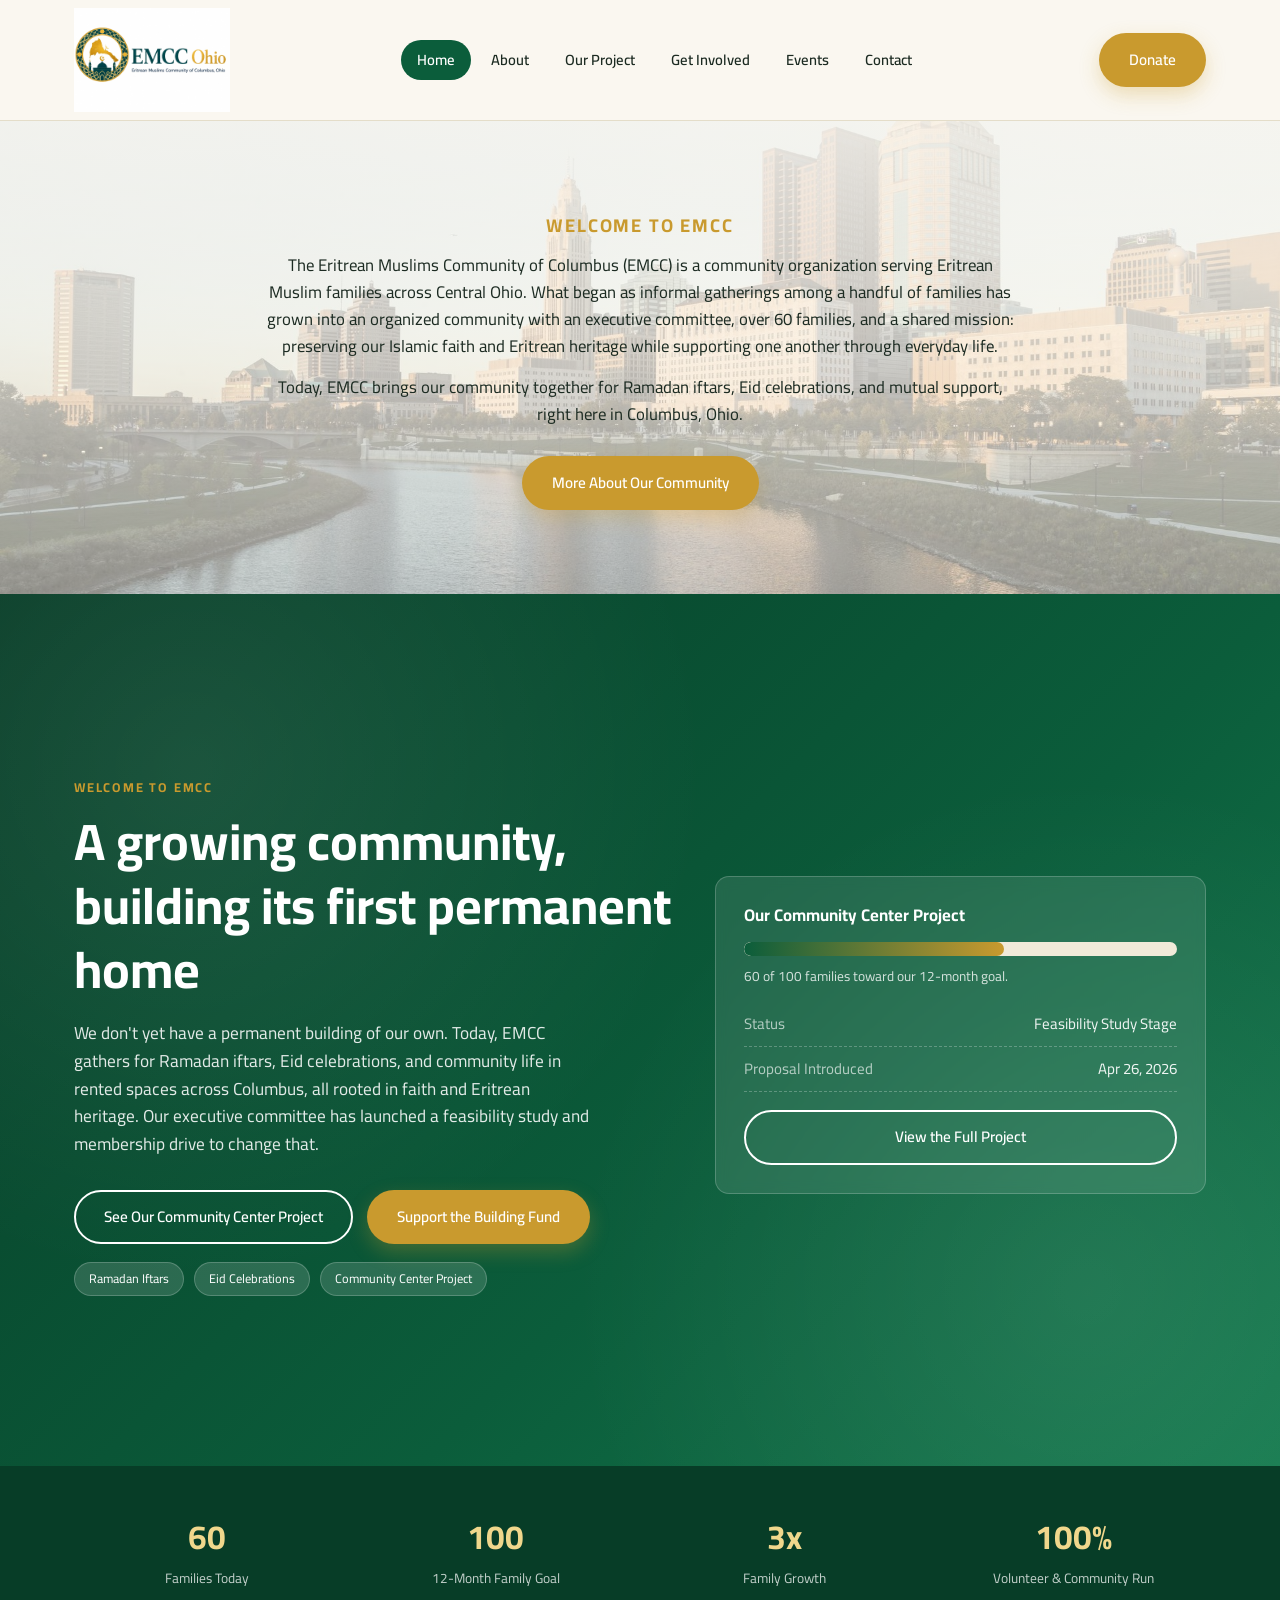
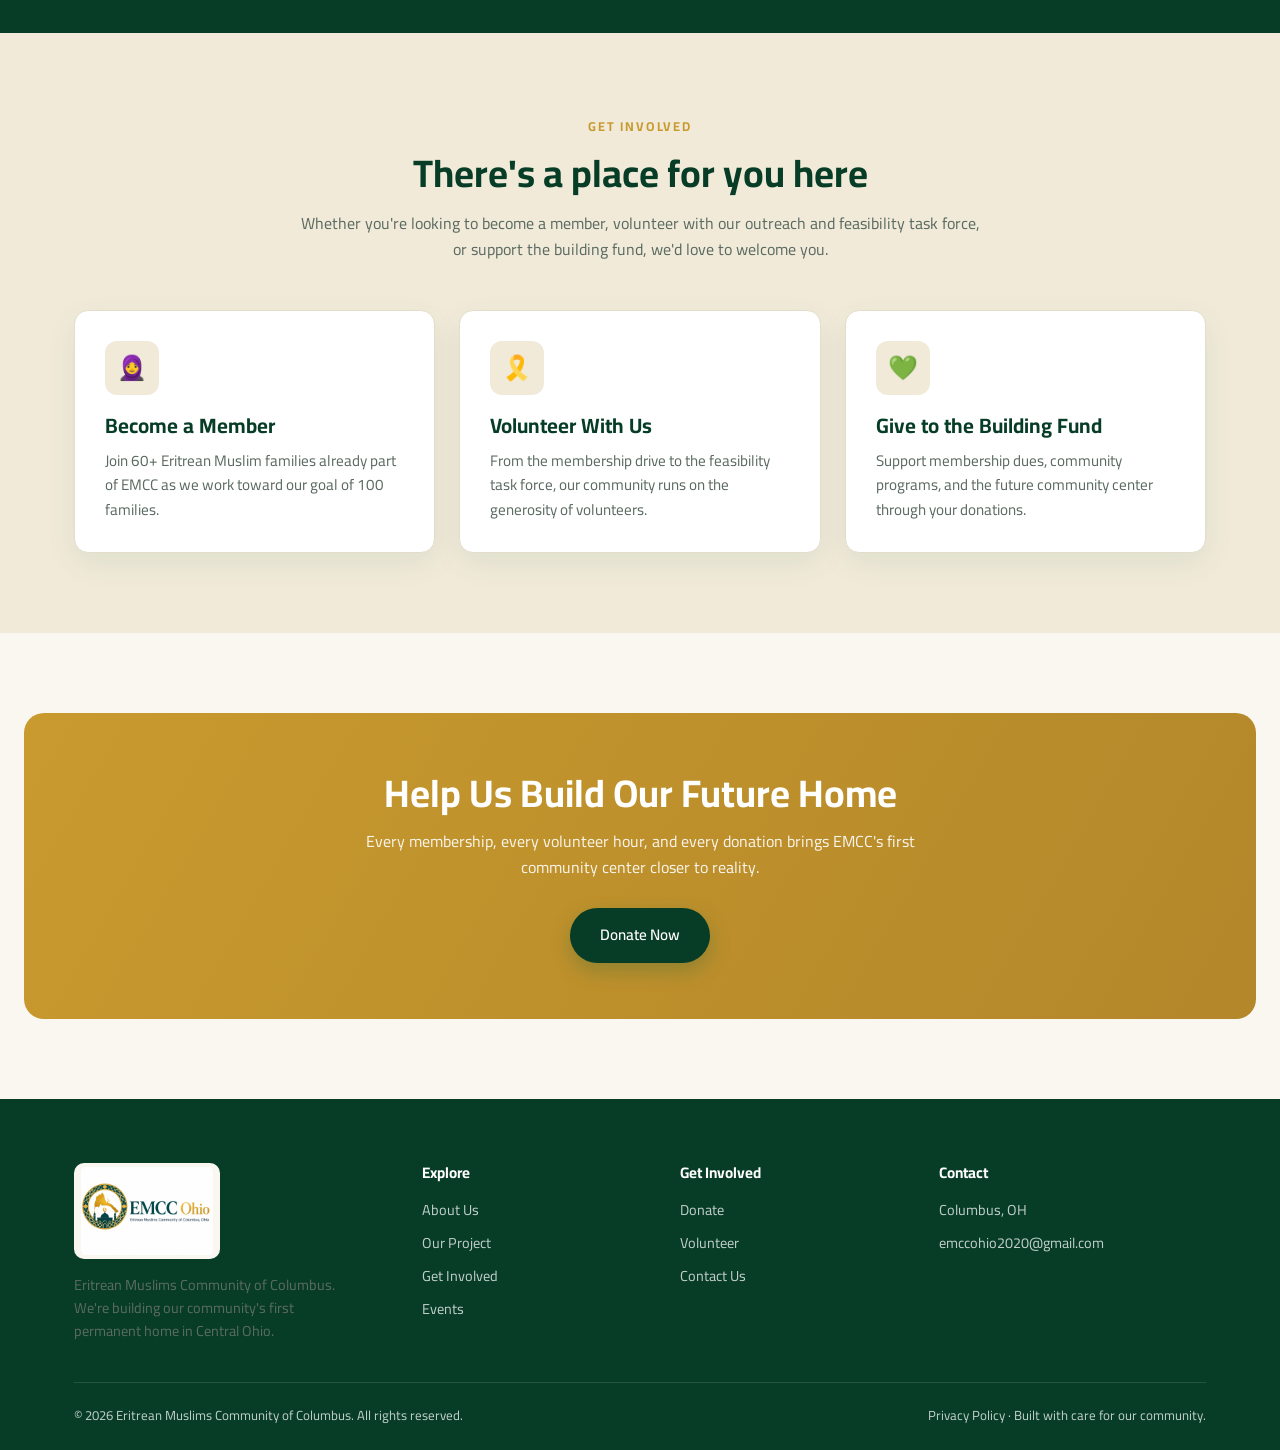
<file: index.html>
<!DOCTYPE html>
<html lang="en">
<head>
<meta charset="UTF-8">
<meta name="viewport" content="width=device-width, initial-scale=1.0">
<title>EMCC | Eritrean Muslims Community of Columbus, Ohio</title>
<meta name="description" content="Eritrean Muslims Community of Columbus (EMCC) is building our community's first permanent community center in Columbus, Ohio.">
<link rel="preconnect" href="https://fonts.googleapis.com">
<link href="https://fonts.googleapis.com/css2?family=Cairo:wght@400;600;700;800&family=Poppins:wght@400;500;600;700&display=swap" rel="stylesheet">
<link rel="icon" type="image/png" href="assets/img/emcc-favicon.png">
<link rel="stylesheet" href="assets/css/style.css">
</head>
<body>

<header class="site-header">
  <div class="header-inner container">
    <a href="index.html" class="brand">
      <img src="assets/img/emcc-logo-full.png" alt="EMCC: Eritrean Muslims Community of Columbus" class="brand-mark-full">
    </a>
    <nav class="nav-links">
      <a href="index.html">Home</a>
      <a href="about.html">About</a>
      <a href="project.html">Our Project</a>
      <a href="services.html">Get Involved</a>
      <a href="events.html">Events</a>
      <a href="contact.html">Contact</a>
    </nav>
    <div class="header-cta">
      <a href="donate.html" class="btn btn-accent">Donate</a>
      <button class="nav-toggle" aria-label="Toggle menu"><span></span><span></span><span></span></button>
    </div>
  </div>
</header>

<section class="intro-hero">
  <div class="intro-hero-inner">
    <span class="eyebrow">Welcome to EMCC</span>
    <p>The Eritrean Muslims Community of Columbus (EMCC) is a community organization serving Eritrean Muslim families across Central Ohio. What began as informal gatherings among a handful of families has grown into an organized community with an executive committee, over 60 families, and a shared mission: preserving our Islamic faith and Eritrean heritage while supporting one another through everyday life.</p>
    <p>Today, EMCC brings our community together for Ramadan iftars, Eid celebrations, and mutual support, right here in Columbus, Ohio.</p>
    <div class="btn-row" style="justify-content:center; margin-top:28px;">
      <a href="about.html" class="btn btn-accent">More About Our Community</a>
    </div>
  </div>
</section>

<section class="hero">
  <div class="hero-inner">
    <div>
      <span class="eyebrow">Welcome to EMCC</span>
      <h1>A growing community, building its first permanent home</h1>
      <p class="lead">We don't yet have a permanent building of our own. Today, EMCC gathers for Ramadan iftars, Eid celebrations, and community life in rented spaces across Columbus, all rooted in faith and Eritrean heritage. Our executive committee has launched a feasibility study and membership drive to change that.</p>
      <div class="btn-row">
        <a href="project.html" class="btn btn-outline">See Our Community Center Project</a>
        <a href="donate.html" class="btn btn-accent">Support the Building Fund</a>
      </div>
      <div class="badge-list">
        <span class="badge">Ramadan Iftars</span>
        <span class="badge">Eid Celebrations</span>
        <span class="badge">Community Center Project</span>
      </div>
    </div>
    <div class="hero-card">
      <h3>Our Community Center Project</h3>
      <div class="progress-track"><div class="progress-fill" style="width:60%;"></div></div>
      <p class="progress-caption" style="color:rgba(255,255,255,0.8); margin-bottom:14px;">60 of 100 families toward our 12-month goal.</p>
      <div class="hero-info-row"><span>Status</span><span>Feasibility Study Stage</span></div>
      <div class="hero-info-row"><span>Proposal Introduced</span><span>Apr 26, 2026</span></div>
      <a href="project.html" class="btn btn-outline" style="width:100%; justify-content:center; margin-top:18px;">View the Full Project</a>
    </div>
  </div>
</section>

<section class="stats">
  <div class="container grid grid-4">
    <div><div class="num">60</div><div class="label">Families Today</div></div>
    <div><div class="num">100</div><div class="label">12-Month Family Goal</div></div>
    <div><div class="num">3x</div><div class="label">Family Growth</div></div>
    <div><div class="num">100%</div><div class="label">Volunteer &amp; Community Run</div></div>
  </div>
</section>

<section class="alt-bg-cream">
  <div class="container">
    <div class="section-head">
      <span class="eyebrow">Get Involved</span>
      <h2>There's a place for you here</h2>
      <p>Whether you're looking to become a member, volunteer with our outreach and feasibility task force, or support the building fund, we'd love to welcome you.</p>
    </div>
    <div class="grid grid-3">
      <div class="card">
        <div class="icon">🧕</div>
        <h3>Become a Member</h3>
        <p>Join 60+ Eritrean Muslim families already part of EMCC as we work toward our goal of 100 families.</p>
      </div>
      <div class="card">
        <div class="icon">🎗️</div>
        <h3>Volunteer With Us</h3>
        <p>From the membership drive to the feasibility task force, our community runs on the generosity of volunteers.</p>
      </div>
      <div class="card">
        <div class="icon">💚</div>
        <h3>Give to the Building Fund</h3>
        <p>Support membership dues, community programs, and the future community center through your donations.</p>
      </div>
    </div>
  </div>
</section>

<section>
  <div class="cta-banner">
    <h2>Help Us Build Our Future Home</h2>
    <p>Every membership, every volunteer hour, and every donation brings EMCC's first community center closer to reality.</p>
    <a href="donate.html" class="btn btn-primary" style="background:var(--primary-dark);">Donate Now</a>
  </div>
</section>

<footer class="site-footer">
  <div class="container">
    <div class="footer-grid">
      <div>
        <div class="footer-brand"><img src="assets/img/emcc-logo.png" alt="EMCC logo: map of Eritrea with crescent and star" class="brand-mark"></div>
        <p style="font-size:0.9rem; max-width:280px;">Eritrean Muslims Community of Columbus. We're building our community's first permanent home in Central Ohio.</p>
      </div>
      <div>
        <h4>Explore</h4>
        <ul>
          <li><a href="about.html">About Us</a></li>
          <li><a href="project.html">Our Project</a></li>
          <li><a href="services.html">Get Involved</a></li>
          <li><a href="events.html">Events</a></li>
        </ul>
      </div>
      <div>
        <h4>Get Involved</h4>
        <ul>
          <li><a href="donate.html">Donate</a></li>
          <li><a href="services.html#volunteer">Volunteer</a></li>
          <li><a href="contact.html">Contact Us</a></li>
        </ul>
      </div>
      <div>
        <h4>Contact</h4>
        <ul>
          <li>Columbus, OH</li>
          <li>emccohio2020@gmail.com</li>
        </ul>
      </div>
    </div>
    <div class="footer-bottom">
      <span>© <span class="js-year"></span> Eritrean Muslims Community of Columbus. All rights reserved.</span>
      <span><a href="privacy.html">Privacy Policy</a> · Built with care for our community.</span>
    </div>
  </div>
</footer>

<script src="assets/js/main.js"></script>
</body>
</html>
</file>
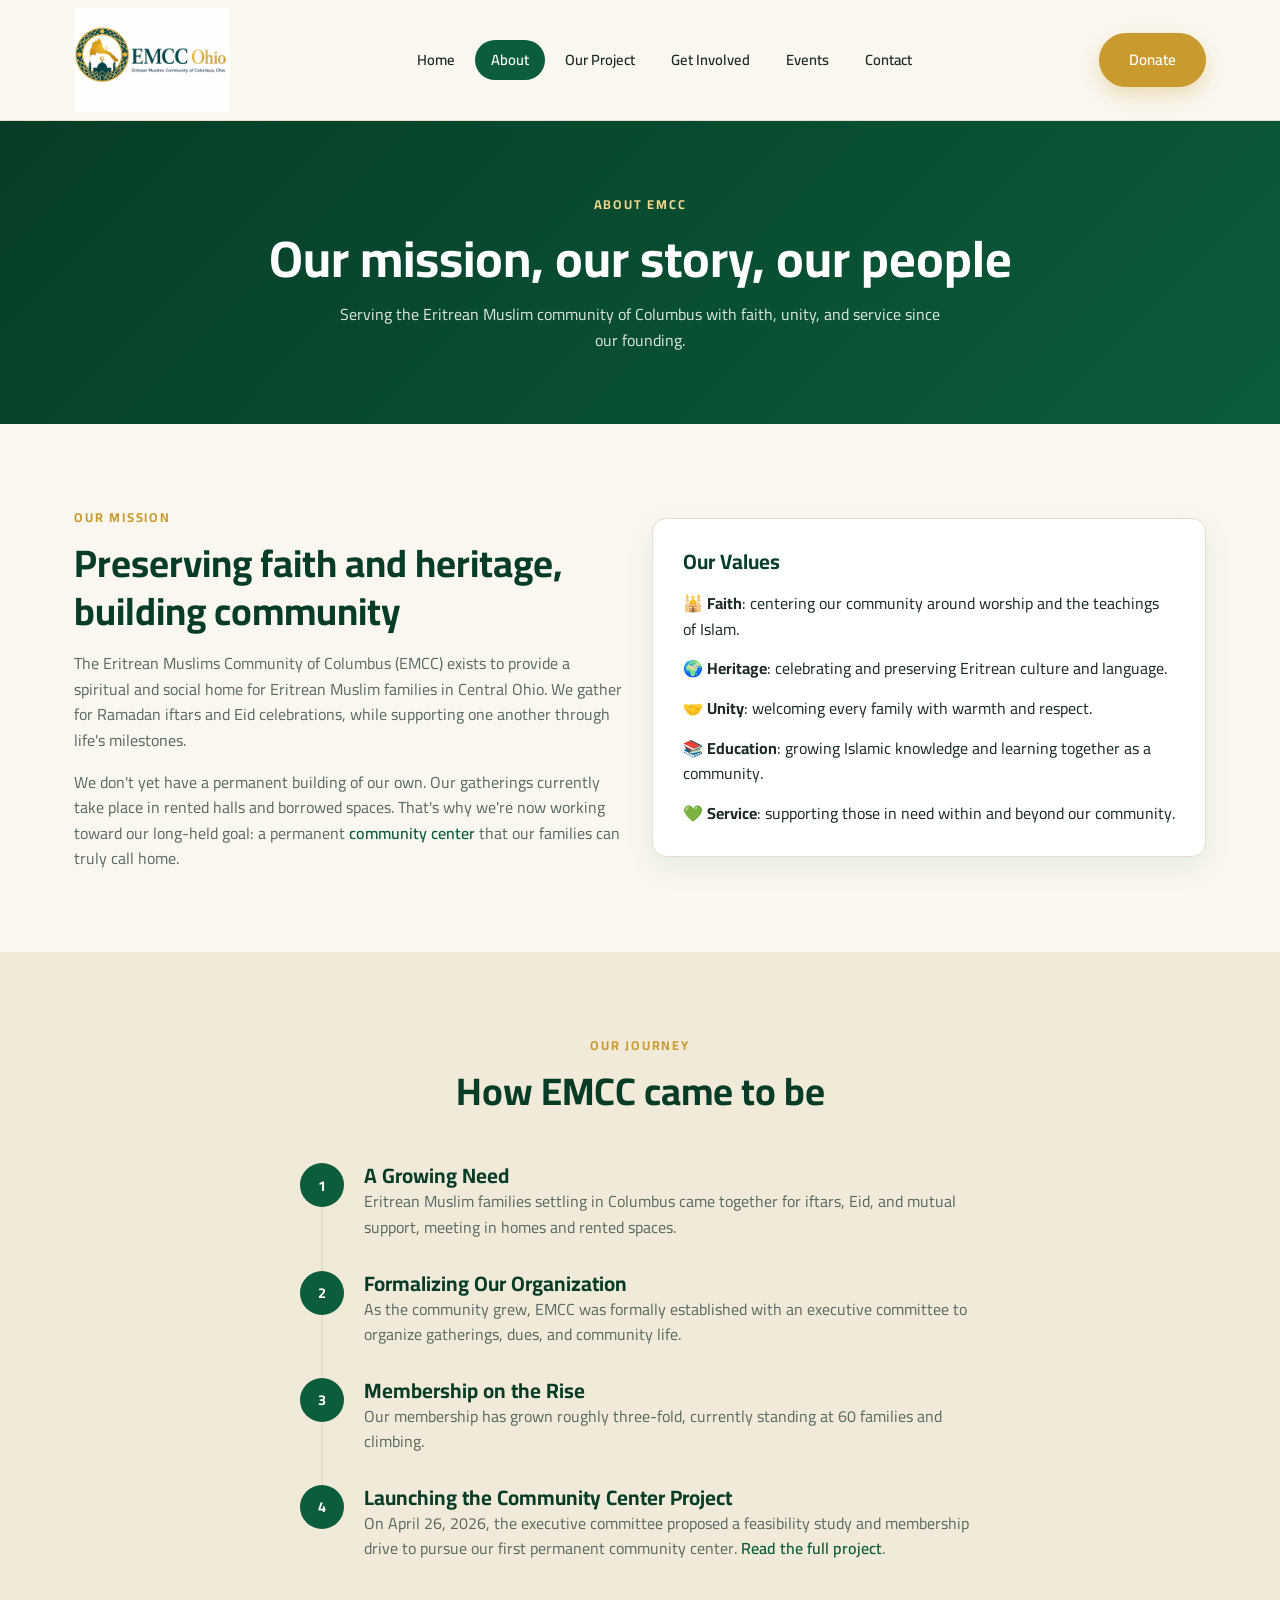
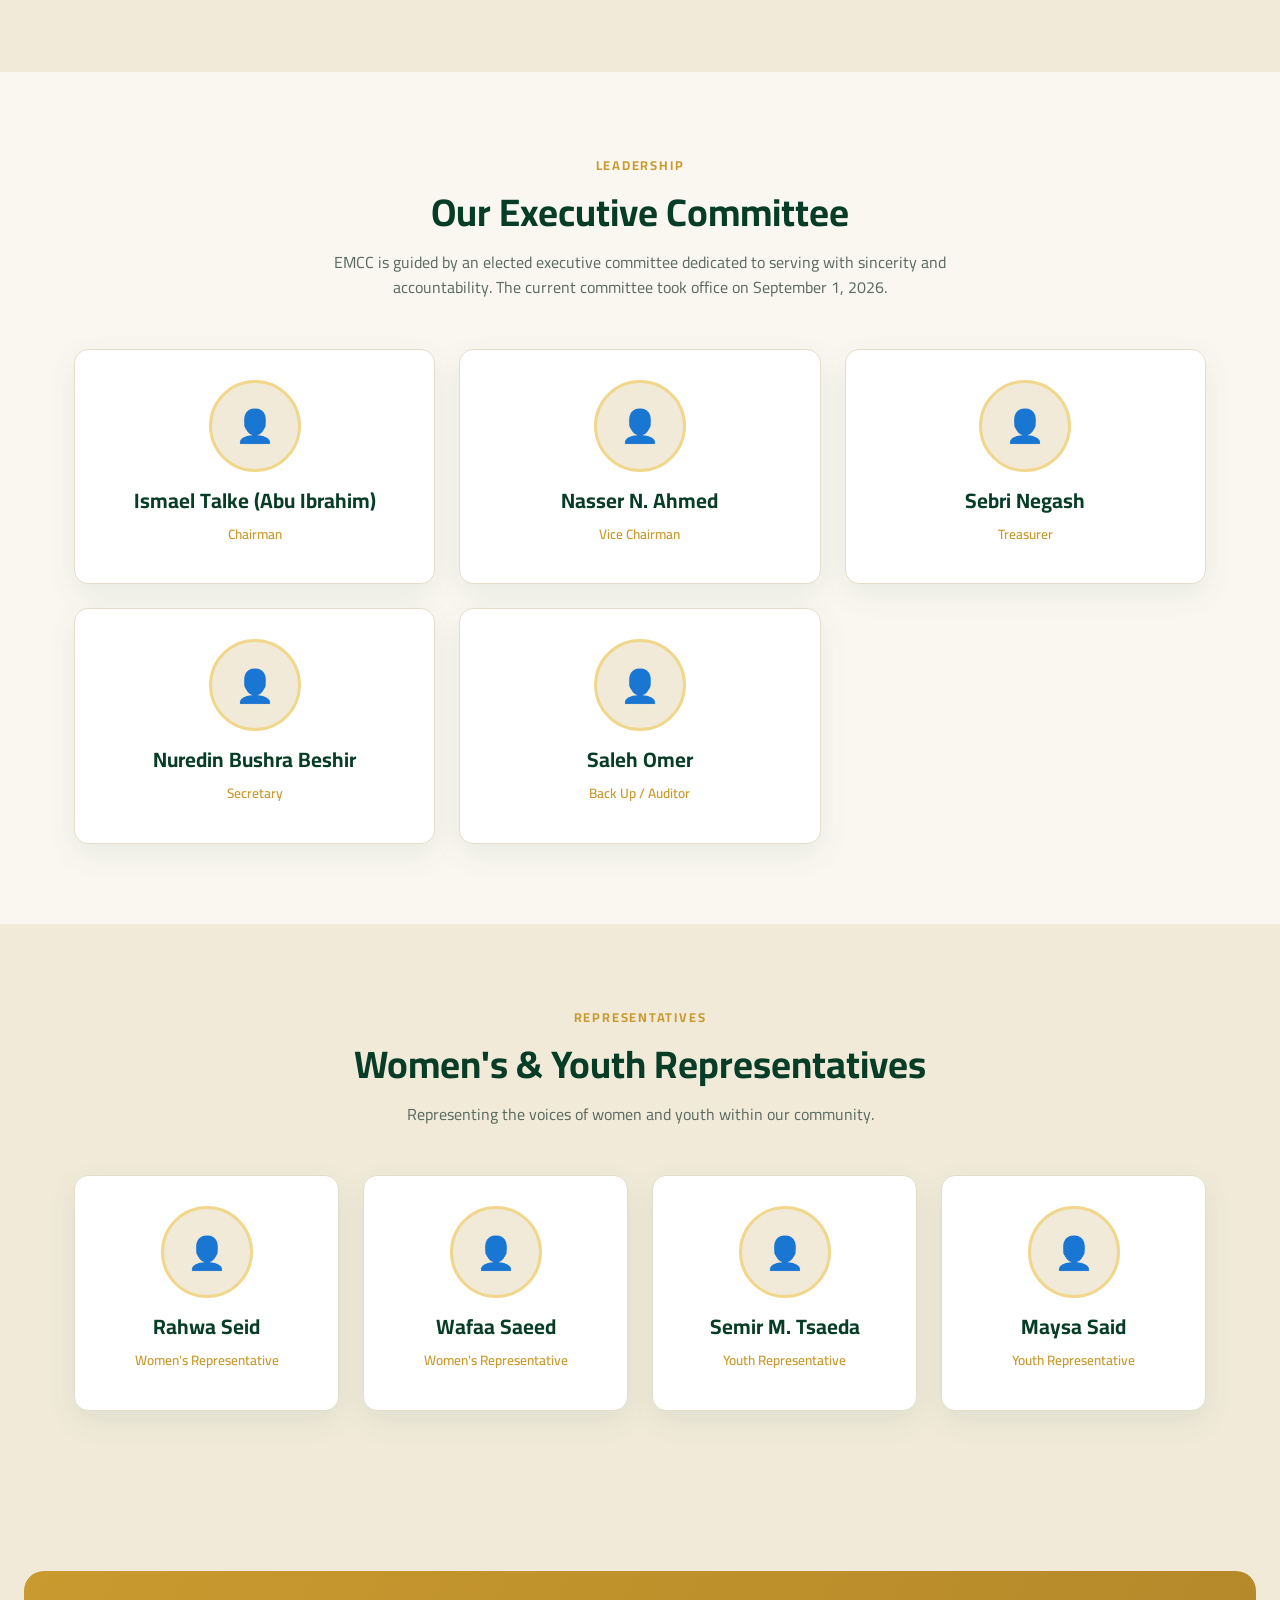
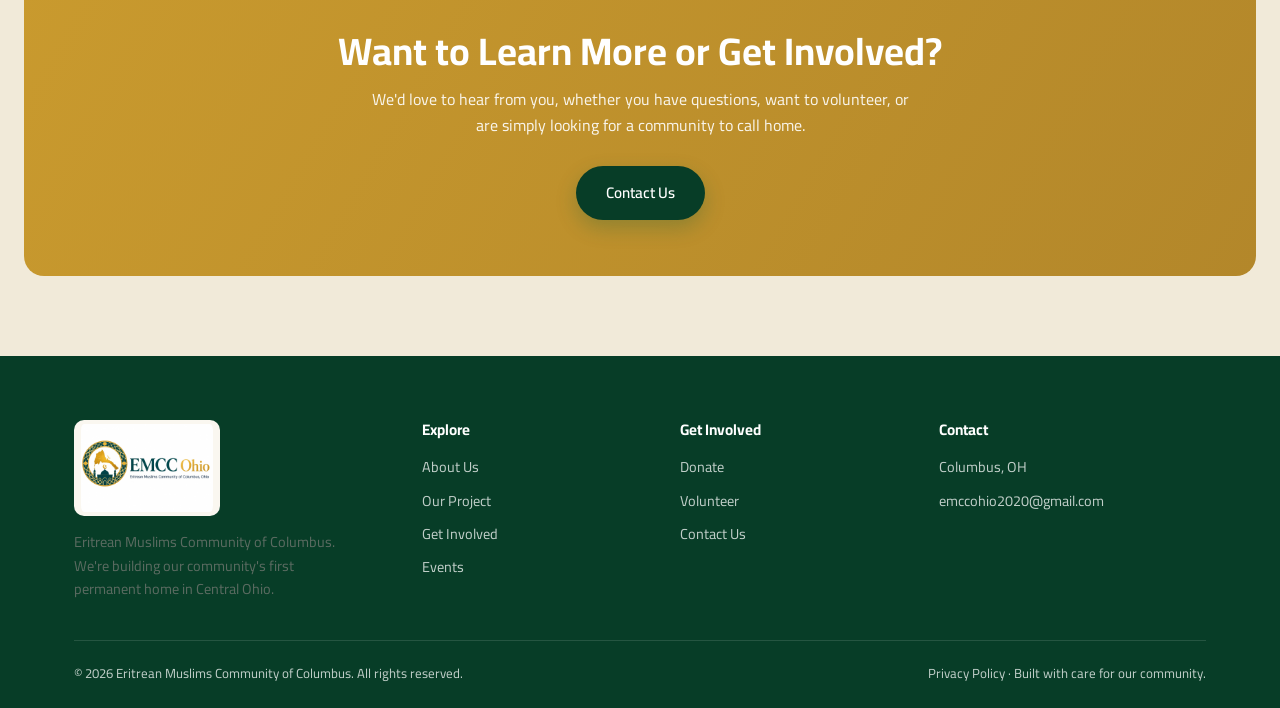
<file: about.html>
<!DOCTYPE html>
<html lang="en">
<head>
<meta charset="UTF-8">
<meta name="viewport" content="width=device-width, initial-scale=1.0">
<title>About Us | EMCC</title>
<meta name="description" content="Learn about the mission, history, and leadership of the Eritrean Muslims Community of Columbus.">
<link rel="preconnect" href="https://fonts.googleapis.com">
<link href="https://fonts.googleapis.com/css2?family=Cairo:wght@400;600;700;800&family=Poppins:wght@400;500;600;700&display=swap" rel="stylesheet">
<link rel="icon" type="image/png" href="assets/img/emcc-favicon.png">
<link rel="stylesheet" href="assets/css/style.css">
</head>
<body>

<header class="site-header">
  <div class="header-inner container">
    <a href="index.html" class="brand">
      <img src="assets/img/emcc-logo-full.png" alt="EMCC: Eritrean Muslims Community of Columbus" class="brand-mark-full">
    </a>
    <nav class="nav-links">
      <a href="index.html">Home</a>
      <a href="about.html">About</a>
      <a href="project.html">Our Project</a>
      <a href="services.html">Get Involved</a>
      <a href="events.html">Events</a>
      <a href="contact.html">Contact</a>
    </nav>
    <div class="header-cta">
      <a href="donate.html" class="btn btn-accent">Donate</a>
      <button class="nav-toggle" aria-label="Toggle menu"><span></span><span></span><span></span></button>
    </div>
  </div>
</header>

<section class="page-hero">
  <span class="eyebrow" style="color:var(--accent-light);">About EMCC</span>
  <h1>Our mission, our story, our people</h1>
  <p>Serving the Eritrean Muslim community of Columbus with faith, unity, and service since our founding.</p>
</section>

<section>
  <div class="container grid grid-2" style="align-items:center;">
    <div>
      <span class="eyebrow">Our Mission</span>
      <h2>Preserving faith and heritage, building community</h2>
      <p style="margin-top:16px;">The Eritrean Muslims Community of Columbus (EMCC) exists to provide a spiritual and social home for Eritrean Muslim families in Central Ohio. We gather for Ramadan iftars and Eid celebrations, while supporting one another through life's milestones.</p>
      <p style="margin-top:16px;">We don't yet have a permanent building of our own. Our gatherings currently take place in rented halls and borrowed spaces. That's why we're now working toward our long-held goal: a permanent <a href="project.html" style="color:var(--primary); font-weight:600;">community center</a> that our families can truly call home.</p>
    </div>
    <div class="card">
      <h3 style="margin-bottom:16px;">Our Values</h3>
      <ul style="display:flex; flex-direction:column; gap:14px;">
        <li>🕌 <strong>Faith</strong>: centering our community around worship and the teachings of Islam.</li>
        <li>🌍 <strong>Heritage</strong>: celebrating and preserving Eritrean culture and language.</li>
        <li>🤝 <strong>Unity</strong>: welcoming every family with warmth and respect.</li>
        <li>📚 <strong>Education</strong>: growing Islamic knowledge and learning together as a community.</li>
        <li>💚 <strong>Service</strong>: supporting those in need within and beyond our community.</li>
      </ul>
    </div>
  </div>
</section>

<section class="alt-bg-cream">
  <div class="container">
    <div class="section-head">
      <span class="eyebrow">Our Journey</span>
      <h2>How EMCC came to be</h2>
    </div>
    <div style="max-width:680px; margin:0 auto;">
      <div class="timeline-item">
        <div class="timeline-dot">1</div>
        <div>
          <h3>A Growing Need</h3>
          <p>Eritrean Muslim families settling in Columbus came together for iftars, Eid, and mutual support, meeting in homes and rented spaces.</p>
        </div>
      </div>
      <div class="timeline-item">
        <div class="timeline-dot">2</div>
        <div>
          <h3>Formalizing Our Organization</h3>
          <p>As the community grew, EMCC was formally established with an executive committee to organize gatherings, dues, and community life.</p>
        </div>
      </div>
      <div class="timeline-item">
        <div class="timeline-dot">3</div>
        <div>
          <h3>Membership on the Rise</h3>
          <p>Our membership has grown roughly three-fold, currently standing at 60 families and climbing.</p>
        </div>
      </div>
      <div class="timeline-item">
        <div class="timeline-dot">4</div>
        <div>
          <h3>Launching the Community Center Project</h3>
          <p>On April 26, 2026, the executive committee proposed a feasibility study and membership drive to pursue our first permanent community center. <a href="project.html" style="color:var(--primary); font-weight:600;">Read the full project</a>.</p>
        </div>
      </div>
    </div>
  </div>
</section>

<section>
  <div class="container">
    <div class="section-head">
      <span class="eyebrow">Leadership</span>
      <h2>Our Executive Committee</h2>
      <p>EMCC is guided by an elected executive committee dedicated to serving with sincerity and accountability. The current committee took office on September 1, 2026.</p>
    </div>
    <div class="grid grid-3">
      <div class="card leader-card">
        <div class="avatar">👤</div>
        <h3>Ismael Talke (Abu Ibrahim)</h3>
        <div class="role">Chairman</div>
      </div>
      <div class="card leader-card">
        <div class="avatar">👤</div>
        <h3>Nasser N. Ahmed</h3>
        <div class="role">Vice Chairman</div>
      </div>
      <div class="card leader-card">
        <div class="avatar">👤</div>
        <h3>Sebri Negash</h3>
        <div class="role">Treasurer</div>
      </div>
      <div class="card leader-card">
        <div class="avatar">👤</div>
        <h3>Nuredin Bushra Beshir</h3>
        <div class="role">Secretary</div>
      </div>
      <div class="card leader-card">
        <div class="avatar">👤</div>
        <h3>Saleh Omer</h3>
        <div class="role">Back Up / Auditor</div>
      </div>
    </div>
  </div>
</section>

<section class="alt-bg-cream">
  <div class="container">
    <div class="section-head">
      <span class="eyebrow">Representatives</span>
      <h2>Women's &amp; Youth Representatives</h2>
      <p>Representing the voices of women and youth within our community.</p>
    </div>
    <div class="grid grid-4">
      <div class="card leader-card">
        <div class="avatar">👤</div>
        <h3>Rahwa Seid</h3>
        <div class="role">Women's Representative</div>
      </div>
      <div class="card leader-card">
        <div class="avatar">👤</div>
        <h3>Wafaa Saeed</h3>
        <div class="role">Women's Representative</div>
      </div>
      <div class="card leader-card">
        <div class="avatar">👤</div>
        <h3>Semir M. Tsaeda</h3>
        <div class="role">Youth Representative</div>
      </div>
      <div class="card leader-card">
        <div class="avatar">👤</div>
        <h3>Maysa Said</h3>
        <div class="role">Youth Representative</div>
      </div>
    </div>
  </div>
</section>

<section class="alt-bg-cream">
  <div class="cta-banner">
    <h2>Want to Learn More or Get Involved?</h2>
    <p>We'd love to hear from you, whether you have questions, want to volunteer, or are simply looking for a community to call home.</p>
    <a href="contact.html" class="btn btn-primary" style="background:var(--primary-dark);">Contact Us</a>
  </div>
</section>

<footer class="site-footer">
  <div class="container">
    <div class="footer-grid">
      <div>
        <div class="footer-brand"><img src="assets/img/emcc-logo.png" alt="EMCC logo: map of Eritrea with crescent and star" class="brand-mark"></div>
        <p style="font-size:0.9rem; max-width:280px;">Eritrean Muslims Community of Columbus. We're building our community's first permanent home in Central Ohio.</p>
      </div>
      <div>
        <h4>Explore</h4>
        <ul>
          <li><a href="about.html">About Us</a></li>
          <li><a href="project.html">Our Project</a></li>
          <li><a href="services.html">Get Involved</a></li>
          <li><a href="events.html">Events</a></li>
        </ul>
      </div>
      <div>
        <h4>Get Involved</h4>
        <ul>
          <li><a href="donate.html">Donate</a></li>
          <li><a href="services.html#volunteer">Volunteer</a></li>
          <li><a href="contact.html">Contact Us</a></li>
        </ul>
      </div>
      <div>
        <h4>Contact</h4>
        <ul>
          <li>Columbus, OH</li>
          <li>emccohio2020@gmail.com</li>
        </ul>
      </div>
    </div>
    <div class="footer-bottom">
      <span>© <span class="js-year"></span> Eritrean Muslims Community of Columbus. All rights reserved.</span>
      <span><a href="privacy.html">Privacy Policy</a> · Built with care for our community.</span>
    </div>
  </div>
</footer>

<script src="assets/js/main.js"></script>
</body>
</html>
</file>
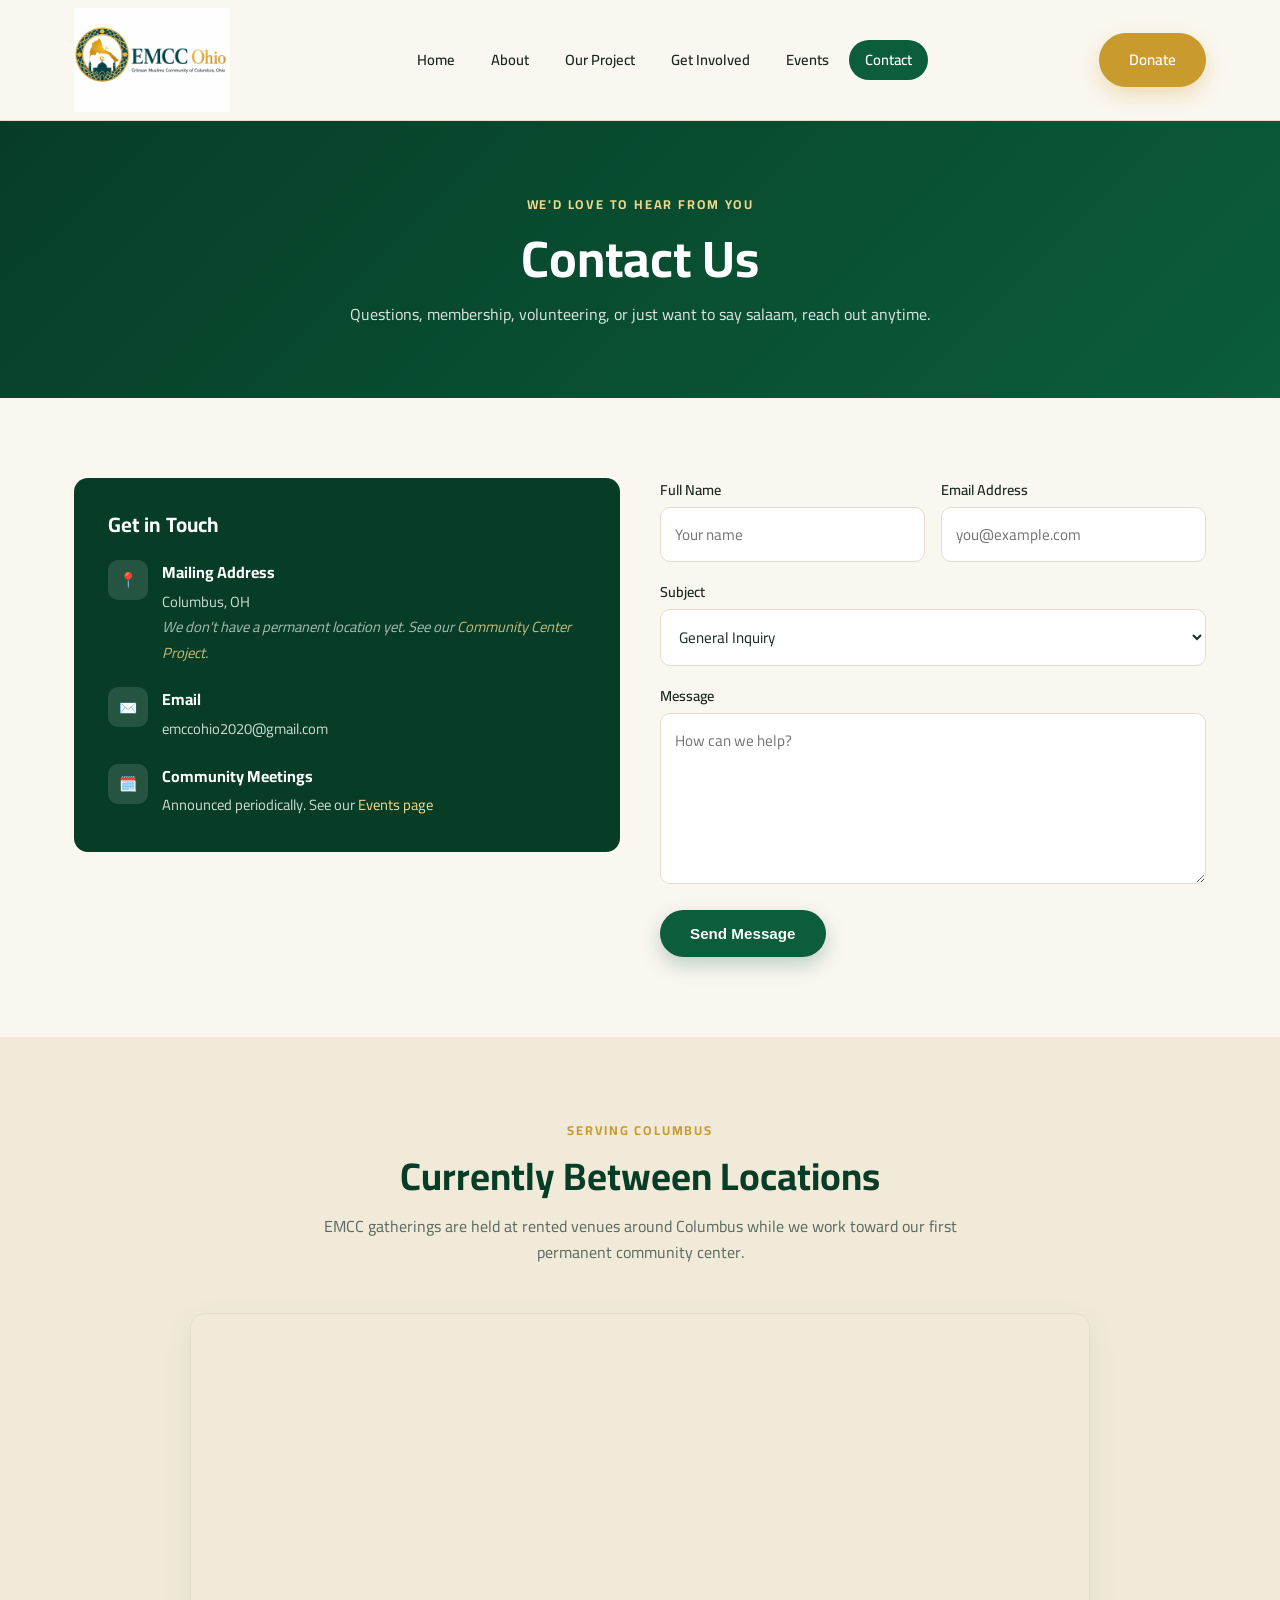
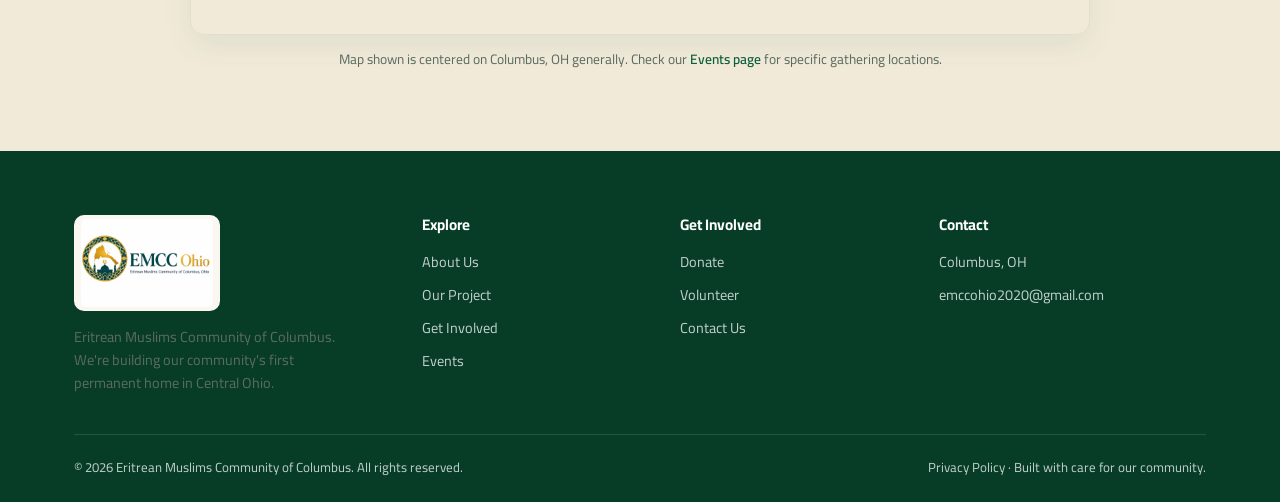
<file: contact.html>
<!DOCTYPE html>
<html lang="en">
<head>
<meta charset="UTF-8">
<meta name="viewport" content="width=device-width, initial-scale=1.0">
<title>Contact Us | EMCC</title>
<meta name="description" content="Get in touch with the Eritrean Muslims Community of Columbus.">
<link rel="preconnect" href="https://fonts.googleapis.com">
<link href="https://fonts.googleapis.com/css2?family=Cairo:wght@400;600;700;800&family=Poppins:wght@400;500;600;700&display=swap" rel="stylesheet">
<link rel="icon" type="image/png" href="assets/img/emcc-favicon.png">
<link rel="stylesheet" href="assets/css/style.css">
</head>
<body>

<header class="site-header">
  <div class="header-inner container">
    <a href="index.html" class="brand">
      <img src="assets/img/emcc-logo-full.png" alt="EMCC: Eritrean Muslims Community of Columbus" class="brand-mark-full">
    </a>
    <nav class="nav-links">
      <a href="index.html">Home</a>
      <a href="about.html">About</a>
      <a href="project.html">Our Project</a>
      <a href="services.html">Get Involved</a>
      <a href="events.html">Events</a>
      <a href="contact.html">Contact</a>
    </nav>
    <div class="header-cta">
      <a href="donate.html" class="btn btn-accent">Donate</a>
      <button class="nav-toggle" aria-label="Toggle menu"><span></span><span></span><span></span></button>
    </div>
  </div>
</header>

<section class="page-hero">
  <span class="eyebrow" style="color:var(--accent-light);">We'd Love to Hear From You</span>
  <h1>Contact Us</h1>
  <p>Questions, membership, volunteering, or just want to say salaam, reach out anytime.</p>
</section>

<section>
  <div class="container contact-wrap">
    <div class="contact-info-card">
      <h3>Get in Touch</h3>
      <div class="contact-info-item">
        <span class="icon">📍</span>
        <div><strong>Mailing Address</strong><span>Columbus, OH<br><em style="opacity:0.8;">We don't have a permanent location yet. See our <a href="project.html" style="color:var(--accent-light);">Community Center Project</a>.</em></span></div>
      </div>
      <div class="contact-info-item">
        <span class="icon">✉️</span>
        <div><strong>Email</strong><a href="mailto:emccohio2020@gmail.com">emccohio2020@gmail.com</a></div>
      </div>
      <div class="contact-info-item">
        <span class="icon">🗓️</span>
        <div><strong>Community Meetings</strong><span>Announced periodically. See our <a href="events.html" style="color:var(--accent-light);">Events page</a></span></div>
      </div>
    </div>

    <form id="contact-form" action="https://formspree.io/f/mqpqklwe" method="POST">
      <div class="form-row">
        <div class="form-field">
          <label for="name">Full Name</label>
          <input type="text" id="name" name="name" required placeholder="Your name">
        </div>
        <div class="form-field">
          <label for="email">Email Address</label>
          <input type="email" id="email" name="email" required placeholder="you@example.com">
        </div>
      </div>
      <div class="form-field">
        <label for="subject">Subject</label>
        <select id="subject" name="subject">
          <option>General Inquiry</option>
          <option>Membership Drive</option>
          <option>Community Center Project / Feasibility Task Force</option>
          <option>Volunteering</option>
          <option>Donations &amp; Building Fund</option>
          <option>Funeral / Janazah Support</option>
        </select>
      </div>
      <div class="form-field">
        <label for="message">Message</label>
        <textarea id="message" name="message" rows="5" required placeholder="How can we help?"></textarea>
      </div>
      <button type="submit" class="btn btn-primary">Send Message</button>
      <p class="form-status"></p>
    </form>
  </div>
</section>

<section class="alt-bg-cream">
  <div class="container">
    <div class="section-head">
      <span class="eyebrow">Serving Columbus</span>
      <h2>Currently Between Locations</h2>
      <p>EMCC gatherings are held at rented venues around Columbus while we work toward our first permanent community center.</p>
    </div>
    <div class="map-embed" style="max-width:900px; margin:0 auto;">
      <iframe
        src="https://www.google.com/maps?q=Columbus,Ohio&output=embed"
        loading="lazy"
        referrerpolicy="no-referrer-when-downgrade"
        title="Columbus, Ohio Map">
      </iframe>
    </div>
    <p class="text-center" style="margin-top:14px; font-size:0.85rem;">Map shown is centered on Columbus, OH generally. Check our <a href="events.html" style="color:var(--primary); font-weight:600;">Events page</a> for specific gathering locations.</p>
  </div>
</section>

<footer class="site-footer">
  <div class="container">
    <div class="footer-grid">
      <div>
        <div class="footer-brand"><img src="assets/img/emcc-logo.png" alt="EMCC logo: map of Eritrea with crescent and star" class="brand-mark"></div>
        <p style="font-size:0.9rem; max-width:280px;">Eritrean Muslims Community of Columbus. We're building our community's first permanent home in Central Ohio.</p>
      </div>
      <div>
        <h4>Explore</h4>
        <ul>
          <li><a href="about.html">About Us</a></li>
          <li><a href="project.html">Our Project</a></li>
          <li><a href="services.html">Get Involved</a></li>
          <li><a href="events.html">Events</a></li>
        </ul>
      </div>
      <div>
        <h4>Get Involved</h4>
        <ul>
          <li><a href="donate.html">Donate</a></li>
          <li><a href="services.html#volunteer">Volunteer</a></li>
          <li><a href="contact.html">Contact Us</a></li>
        </ul>
      </div>
      <div>
        <h4>Contact</h4>
        <ul>
          <li>Columbus, OH</li>
          <li>emccohio2020@gmail.com</li>
        </ul>
      </div>
    </div>
    <div class="footer-bottom">
      <span>© <span class="js-year"></span> Eritrean Muslims Community of Columbus. All rights reserved.</span>
      <span><a href="privacy.html">Privacy Policy</a> · Built with care for our community.</span>
    </div>
  </div>
</footer>

<script src="assets/js/main.js"></script>
</body>
</html>
</file>
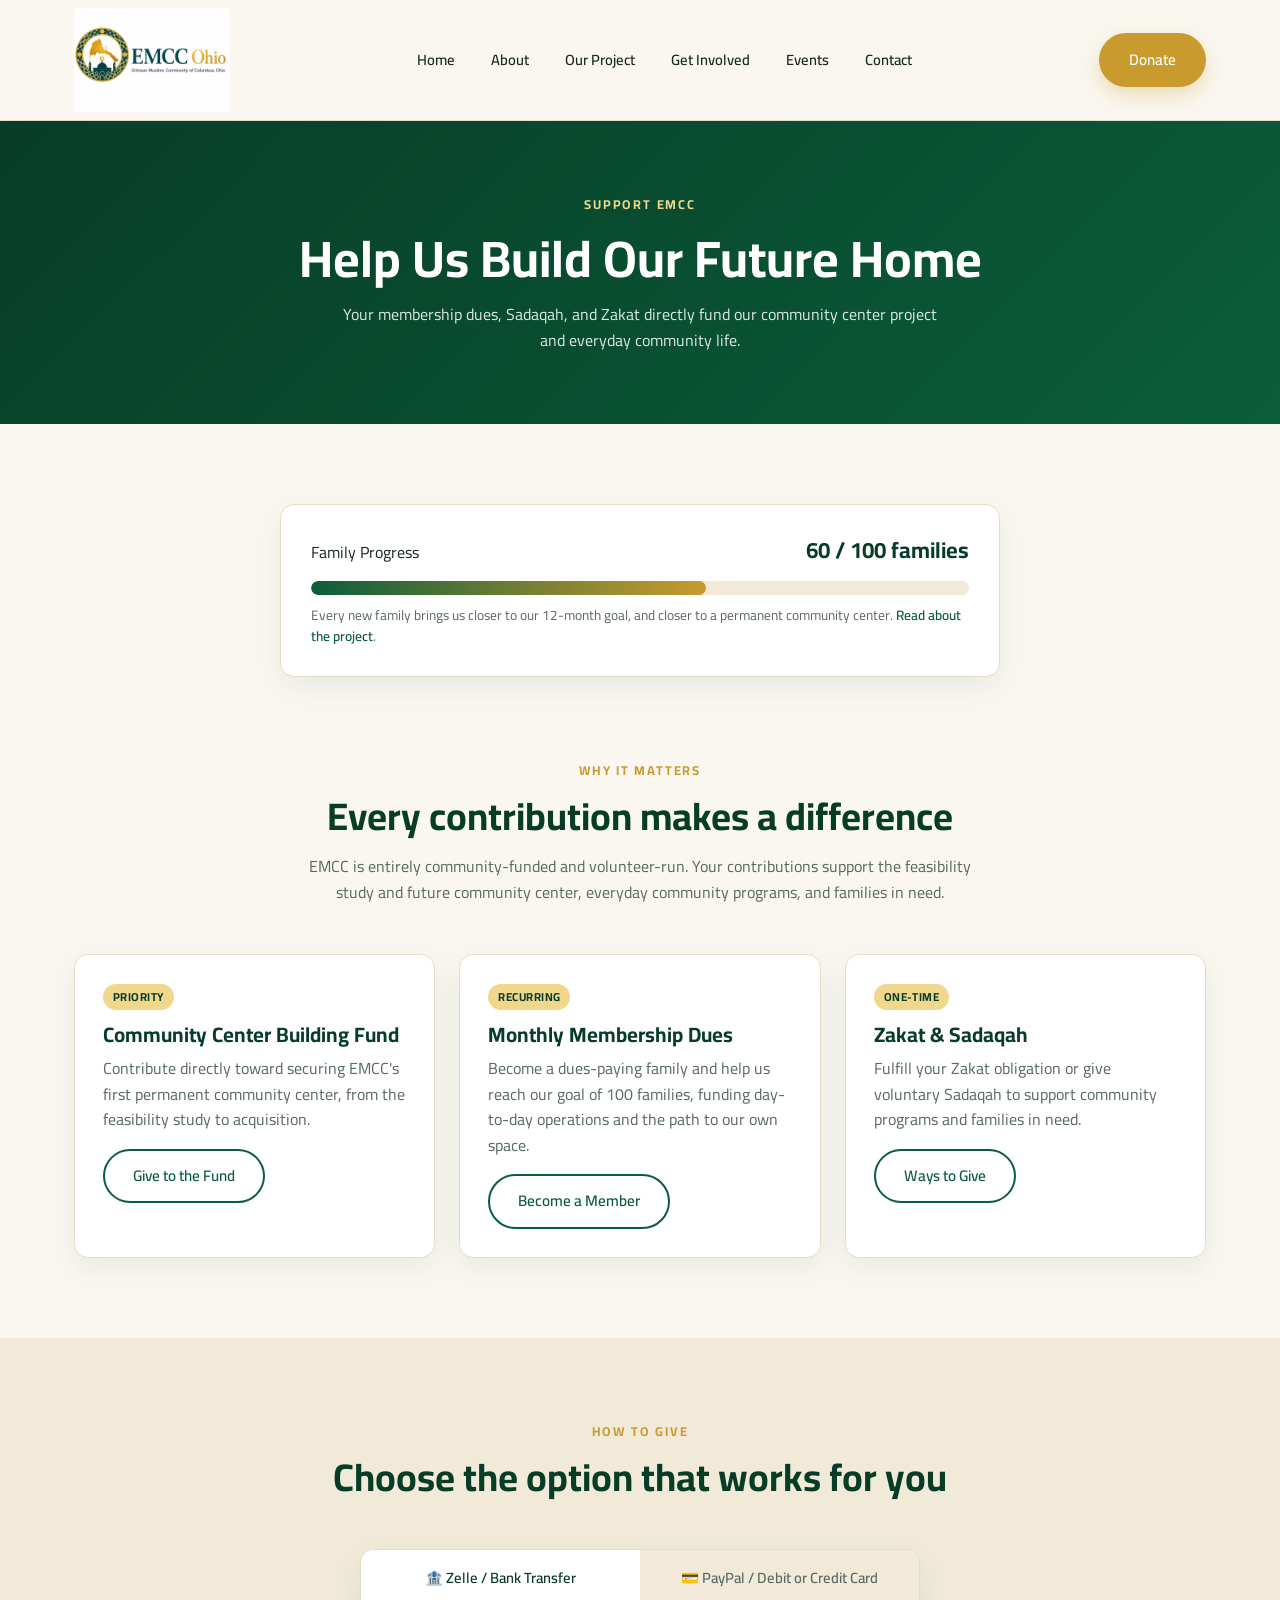
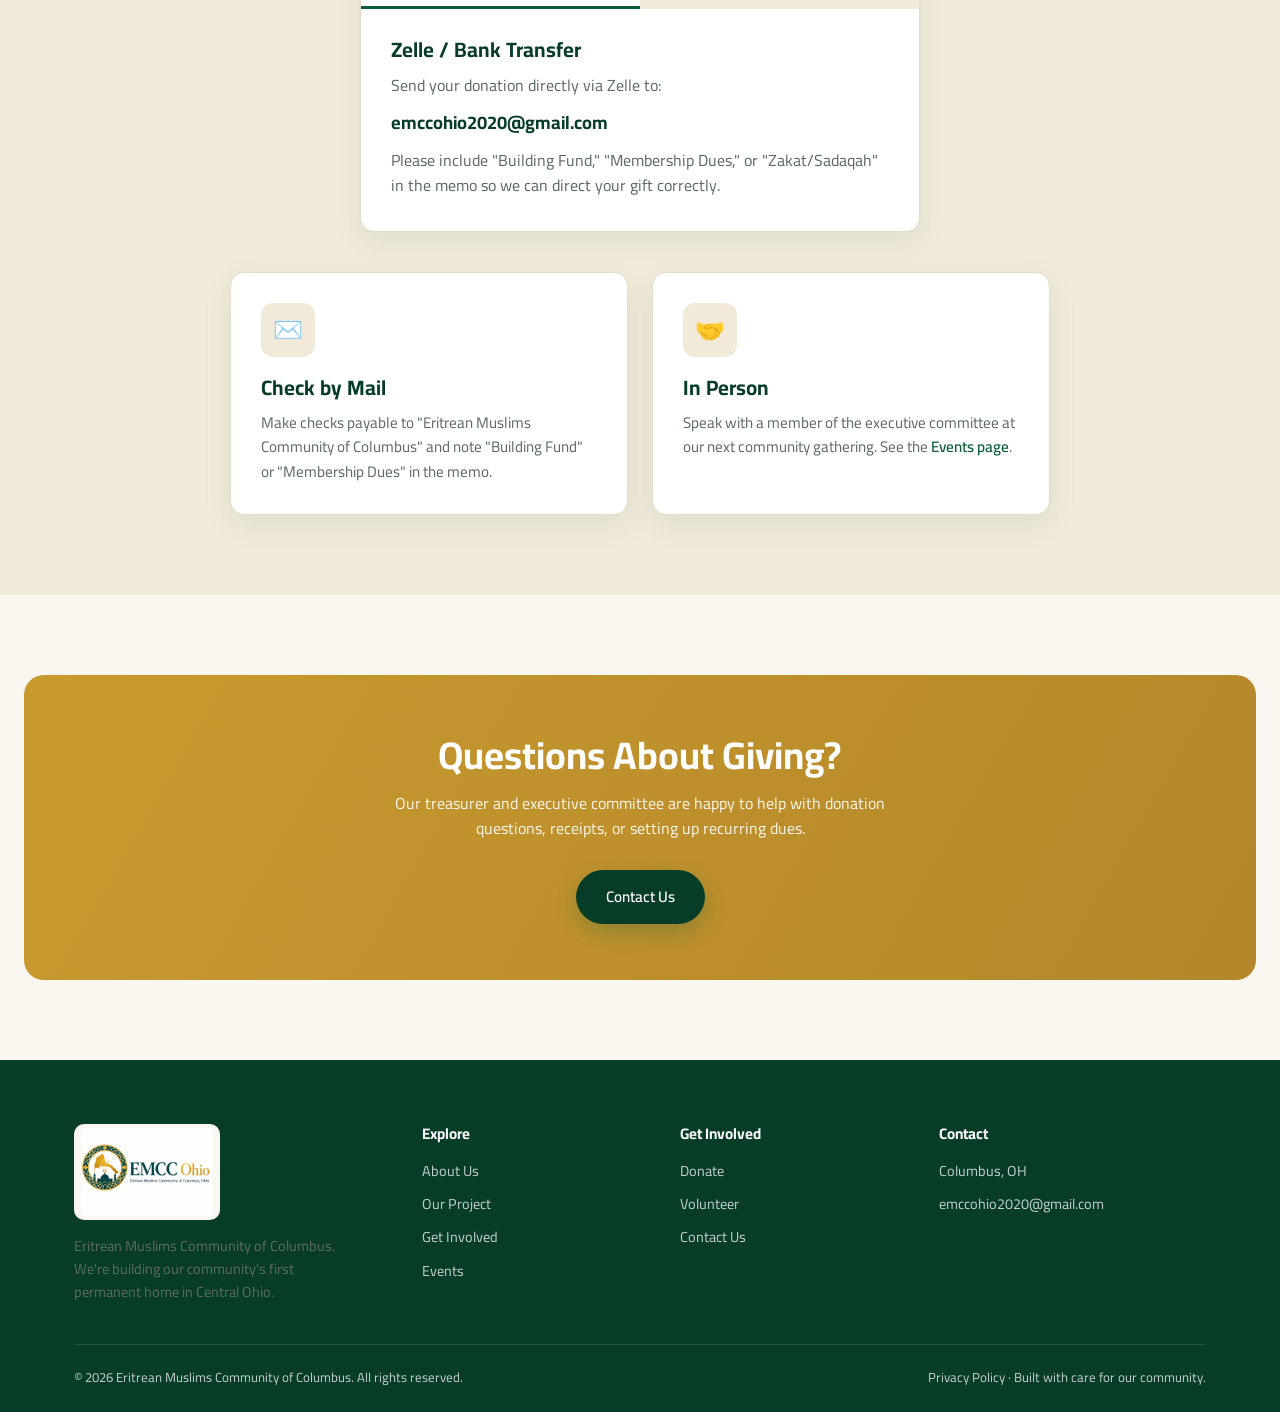
<file: donate.html>
<!DOCTYPE html>
<html lang="en">
<head>
<meta charset="UTF-8">
<meta name="viewport" content="width=device-width, initial-scale=1.0">
<title>Donate | EMCC</title>
<meta name="description" content="Support the Eritrean Muslims Community of Columbus's membership drive and community center building fund.">
<link rel="preconnect" href="https://fonts.googleapis.com">
<link href="https://fonts.googleapis.com/css2?family=Cairo:wght@400;600;700;800&family=Poppins:wght@400;500;600;700&display=swap" rel="stylesheet">
<link rel="icon" type="image/png" href="assets/img/emcc-favicon.png">
<link rel="stylesheet" href="assets/css/style.css">
</head>
<body>

<header class="site-header">
  <div class="header-inner container">
    <a href="index.html" class="brand">
      <img src="assets/img/emcc-logo-full.png" alt="EMCC: Eritrean Muslims Community of Columbus" class="brand-mark-full">
    </a>
    <nav class="nav-links">
      <a href="index.html">Home</a>
      <a href="about.html">About</a>
      <a href="project.html">Our Project</a>
      <a href="services.html">Get Involved</a>
      <a href="events.html">Events</a>
      <a href="contact.html">Contact</a>
    </nav>
    <div class="header-cta">
      <a href="donate.html" class="btn btn-accent">Donate</a>
      <button class="nav-toggle" aria-label="Toggle menu"><span></span><span></span><span></span></button>
    </div>
  </div>
</header>

<section class="page-hero">
  <span class="eyebrow" style="color:var(--accent-light);">Support EMCC</span>
  <h1>Help Us Build Our Future Home</h1>
  <p>Your membership dues, Sadaqah, and Zakat directly fund our community center project and everyday community life.</p>
</section>

<section>
  <div class="container">
    <div class="progress-wrap" style="max-width:720px; margin:0 auto;">
      <div class="progress-top">
        <span>Family Progress</span>
        <strong>60 / 100 families</strong>
      </div>
      <div class="progress-track"><div class="progress-fill" style="width:60%;"></div></div>
      <p class="progress-caption">Every new family brings us closer to our 12-month goal, and closer to a permanent community center. <a href="project.html" style="color:var(--primary); font-weight:600;">Read about the project</a>.</p>
    </div>
  </div>
</section>

<section style="padding-top:0;">
  <div class="container">
    <div class="section-head">
      <span class="eyebrow">Why It Matters</span>
      <h2>Every contribution makes a difference</h2>
      <p>EMCC is entirely community-funded and volunteer-run. Your contributions support the feasibility study and future community center, everyday community programs, and families in need.</p>
    </div>
    <div class="grid grid-3">
      <div class="donate-option">
        <span class="tag">Priority</span>
        <h3>Community Center Building Fund</h3>
        <p>Contribute directly toward securing EMCC's first permanent community center, from the feasibility study to acquisition.</p>
        <a href="#give" class="btn btn-outline-dark" style="margin-top:16px;">Give to the Fund</a>
      </div>
      <div class="donate-option">
        <span class="tag">Recurring</span>
        <h3>Monthly Membership Dues</h3>
        <p>Become a dues-paying family and help us reach our goal of 100 families, funding day-to-day operations and the path to our own space.</p>
        <a href="contact.html" class="btn btn-outline-dark" style="margin-top:16px;">Become a Member</a>
      </div>
      <div class="donate-option">
        <span class="tag">One-Time</span>
        <h3>Zakat &amp; Sadaqah</h3>
        <p>Fulfill your Zakat obligation or give voluntary Sadaqah to support community programs and families in need.</p>
        <a href="#give" class="btn btn-outline-dark" style="margin-top:16px;">Ways to Give</a>
      </div>
    </div>
  </div>
</section>

<section class="alt-bg-cream" id="give">
  <div class="container">
    <div class="section-head">
      <span class="eyebrow">How to Give</span>
      <h2>Choose the option that works for you</h2>
    </div>

    <div class="give-panel">
      <div class="give-method-toggle" role="radiogroup" aria-label="Donation method">
        <label class="give-method-option">
          <input type="radio" name="give-method" value="zelle" checked>
          <span>🏦 Zelle / Bank Transfer</span>
        </label>
        <label class="give-method-option">
          <input type="radio" name="give-method" value="paypal">
          <span>💳 PayPal / Debit or Credit Card</span>
        </label>
      </div>

      <div class="give-method-panel" id="give-panel-zelle">
        <h3>Zelle / Bank Transfer</h3>
        <p>Send your donation directly via Zelle to:</p>
        <p class="give-zelle-email"><strong>emccohio2020@gmail.com</strong></p>
        <p>Please include "Building Fund," "Membership Dues," or "Zakat/Sadaqah" in the memo so we can direct your gift correctly.</p>
      </div>

      <div class="give-method-panel" id="give-panel-paypal" hidden>
        <h3>PayPal / Debit or Credit Card</h3>
        <p>Choose an amount, then pay securely with PayPal or a debit/credit card — no PayPal account required for card payments.</p>
        <div class="give-amounts" role="group" aria-label="Donation amount">
          <button type="button" class="amount-btn" data-amount="25">$25</button>
          <button type="button" class="amount-btn" data-amount="50">$50</button>
          <button type="button" class="amount-btn" data-amount="100">$100</button>
          <button type="button" class="amount-btn" data-amount="250">$250</button>
          <div class="amount-custom">
            <label for="custom-amount">Custom</label>
            <input type="number" id="custom-amount" min="1" step="1" inputmode="decimal" placeholder="$ amount">
          </div>
        </div>
        <p class="form-status" id="give-amount-status"></p>
        <div id="paypal-button-container"></div>
        <p class="give-paypal-note">Payments are processed securely by PayPal. EMCC never sees or stores your card details.</p>
      </div>
    </div>

    <div class="grid grid-2" style="max-width:820px; margin:40px auto 0;">
      <div class="card">
        <div class="icon">✉️</div>
        <h3>Check by Mail</h3>
        <p>Make checks payable to "Eritrean Muslims Community of Columbus" and note "Building Fund" or "Membership Dues" in the memo.</p>
      </div>
      <div class="card">
        <div class="icon">🤝</div>
        <h3>In Person</h3>
        <p>Speak with a member of the executive committee at our next community gathering. See the <a href="events.html" style="color:var(--primary); font-weight:600;">Events page</a>.</p>
      </div>
    </div>
  </div>
</section>

<section>
  <div class="cta-banner">
    <h2>Questions About Giving?</h2>
    <p>Our treasurer and executive committee are happy to help with donation questions, receipts, or setting up recurring dues.</p>
    <a href="contact.html" class="btn btn-primary" style="background:var(--primary-dark);">Contact Us</a>
  </div>
</section>

<footer class="site-footer">
  <div class="container">
    <div class="footer-grid">
      <div>
        <div class="footer-brand"><img src="assets/img/emcc-logo.png" alt="EMCC logo: map of Eritrea with crescent and star" class="brand-mark"></div>
        <p style="font-size:0.9rem; max-width:280px;">Eritrean Muslims Community of Columbus. We're building our community's first permanent home in Central Ohio.</p>
      </div>
      <div>
        <h4>Explore</h4>
        <ul>
          <li><a href="about.html">About Us</a></li>
          <li><a href="project.html">Our Project</a></li>
          <li><a href="services.html">Get Involved</a></li>
          <li><a href="events.html">Events</a></li>
        </ul>
      </div>
      <div>
        <h4>Get Involved</h4>
        <ul>
          <li><a href="donate.html">Donate</a></li>
          <li><a href="services.html#volunteer">Volunteer</a></li>
          <li><a href="contact.html">Contact Us</a></li>
        </ul>
      </div>
      <div>
        <h4>Contact</h4>
        <ul>
          <li>Columbus, OH</li>
          <li>emccohio2020@gmail.com</li>
        </ul>
      </div>
    </div>
    <div class="footer-bottom">
      <span>© <span class="js-year"></span> Eritrean Muslims Community of Columbus. All rights reserved.</span>
      <span><a href="privacy.html">Privacy Policy</a> · Built with care for our community.</span>
    </div>
  </div>
</footer>

<script src="assets/js/main.js"></script>
<script src="assets/js/donate.js"></script>
</body>
</html>
</file>
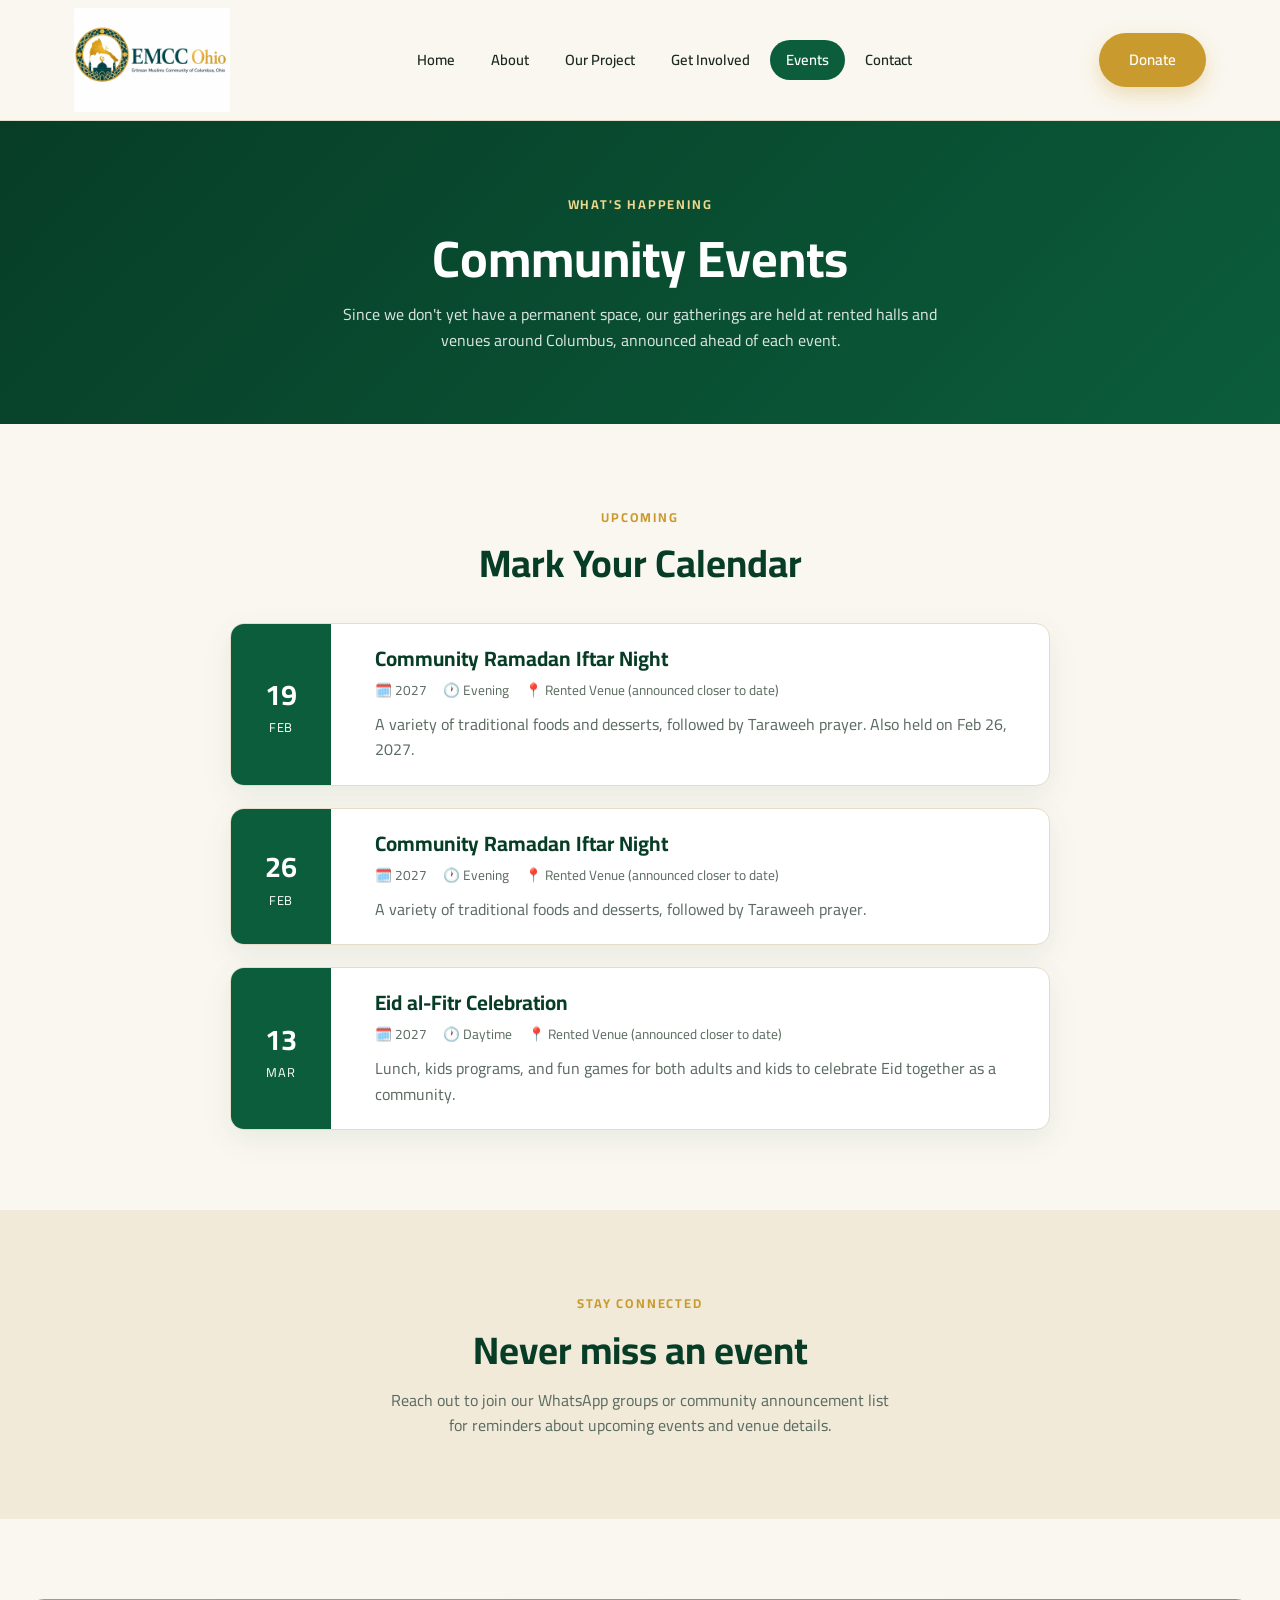
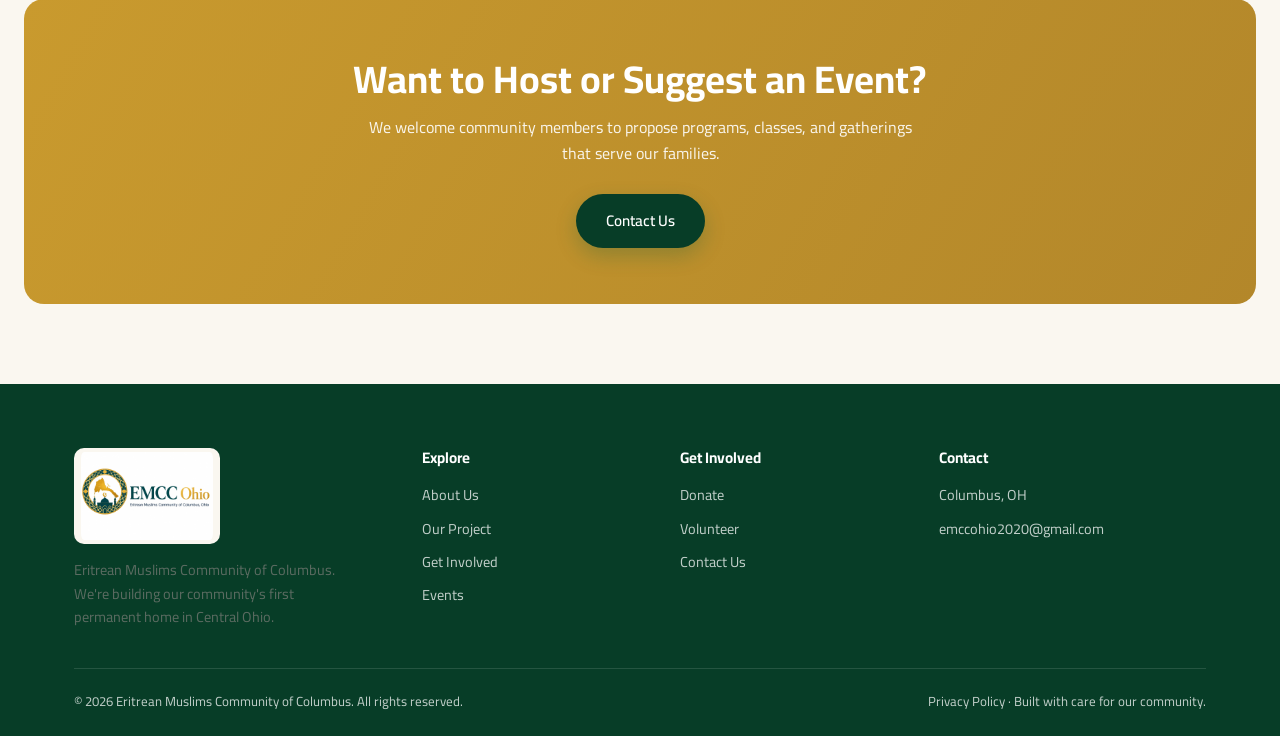
<file: events.html>
<!DOCTYPE html>
<html lang="en">
<head>
<meta charset="UTF-8">
<meta name="viewport" content="width=device-width, initial-scale=1.0">
<title>Events | EMCC</title>
<meta name="description" content="Upcoming events and gatherings hosted by the Eritrean Muslims Community of Columbus.">
<link rel="preconnect" href="https://fonts.googleapis.com">
<link href="https://fonts.googleapis.com/css2?family=Cairo:wght@400;600;700;800&family=Poppins:wght@400;500;600;700&display=swap" rel="stylesheet">
<link rel="icon" type="image/png" href="assets/img/emcc-favicon.png">
<link rel="stylesheet" href="assets/css/style.css">
</head>
<body>

<header class="site-header">
  <div class="header-inner container">
    <a href="index.html" class="brand">
      <img src="assets/img/emcc-logo-full.png" alt="EMCC: Eritrean Muslims Community of Columbus" class="brand-mark-full">
    </a>
    <nav class="nav-links">
      <a href="index.html">Home</a>
      <a href="about.html">About</a>
      <a href="project.html">Our Project</a>
      <a href="services.html">Get Involved</a>
      <a href="events.html">Events</a>
      <a href="contact.html">Contact</a>
    </nav>
    <div class="header-cta">
      <a href="donate.html" class="btn btn-accent">Donate</a>
      <button class="nav-toggle" aria-label="Toggle menu"><span></span><span></span><span></span></button>
    </div>
  </div>
</header>

<section class="page-hero">
  <span class="eyebrow" style="color:var(--accent-light);">What's Happening</span>
  <h1>Community Events</h1>
  <p>Since we don't yet have a permanent space, our gatherings are held at rented halls and venues around Columbus, announced ahead of each event.</p>
</section>

<section>
  <div class="container">
    <div class="section-head" style="margin-bottom:36px;">
      <span class="eyebrow">Upcoming</span>
      <h2>Mark Your Calendar</h2>
    </div>
    <div style="display:flex; flex-direction:column; gap:22px; max-width:820px; margin:0 auto;">
      <div class="event-card">
        <div class="event-date"><span class="day">19</span><span class="month">Feb</span></div>
        <div class="event-body">
          <h3>Community Ramadan Iftar Night</h3>
          <div class="event-meta">
            <span>🗓️ 2027</span>
            <span>🕐 Evening</span>
            <span>📍 Rented Venue (announced closer to date)</span>
          </div>
          <p>A variety of traditional foods and desserts, followed by Taraweeh prayer. Also held on Feb 26, 2027.</p>
        </div>
      </div>
      <div class="event-card">
        <div class="event-date"><span class="day">26</span><span class="month">Feb</span></div>
        <div class="event-body">
          <h3>Community Ramadan Iftar Night</h3>
          <div class="event-meta">
            <span>🗓️ 2027</span>
            <span>🕐 Evening</span>
            <span>📍 Rented Venue (announced closer to date)</span>
          </div>
          <p>A variety of traditional foods and desserts, followed by Taraweeh prayer.</p>
        </div>
      </div>
      <div class="event-card">
        <div class="event-date"><span class="day">13</span><span class="month">Mar</span></div>
        <div class="event-body">
          <h3>Eid al-Fitr Celebration</h3>
          <div class="event-meta">
            <span>🗓️ 2027</span>
            <span>🕐 Daytime</span>
            <span>📍 Rented Venue (announced closer to date)</span>
          </div>
          <p>Lunch, kids programs, and fun games for both adults and kids to celebrate Eid together as a community.</p>
        </div>
      </div>
    </div>
  </div>
</section>

<section class="alt-bg-cream">
  <div class="container text-center">
    <span class="eyebrow">Stay Connected</span>
    <h2>Never miss an event</h2>
    <p style="max-width:520px; margin:14px auto 0;">Reach out to join our WhatsApp groups or community announcement list for reminders about upcoming events and venue details.</p>
  </div>
</section>

<section>
  <div class="cta-banner">
    <h2>Want to Host or Suggest an Event?</h2>
    <p>We welcome community members to propose programs, classes, and gatherings that serve our families.</p>
    <a href="contact.html" class="btn btn-primary" style="background:var(--primary-dark);">Contact Us</a>
  </div>
</section>

<footer class="site-footer">
  <div class="container">
    <div class="footer-grid">
      <div>
        <div class="footer-brand"><img src="assets/img/emcc-logo.png" alt="EMCC logo: map of Eritrea with crescent and star" class="brand-mark"></div>
        <p style="font-size:0.9rem; max-width:280px;">Eritrean Muslims Community of Columbus. We're building our community's first permanent home in Central Ohio.</p>
      </div>
      <div>
        <h4>Explore</h4>
        <ul>
          <li><a href="about.html">About Us</a></li>
          <li><a href="project.html">Our Project</a></li>
          <li><a href="services.html">Get Involved</a></li>
          <li><a href="events.html">Events</a></li>
        </ul>
      </div>
      <div>
        <h4>Get Involved</h4>
        <ul>
          <li><a href="donate.html">Donate</a></li>
          <li><a href="services.html#volunteer">Volunteer</a></li>
          <li><a href="contact.html">Contact Us</a></li>
        </ul>
      </div>
      <div>
        <h4>Contact</h4>
        <ul>
          <li>Columbus, OH</li>
          <li>emccohio2020@gmail.com</li>
        </ul>
      </div>
    </div>
    <div class="footer-bottom">
      <span>© <span class="js-year"></span> Eritrean Muslims Community of Columbus. All rights reserved.</span>
      <span><a href="privacy.html">Privacy Policy</a> · Built with care for our community.</span>
    </div>
  </div>
</footer>

<script src="assets/js/main.js"></script>
</body>
</html>
</file>
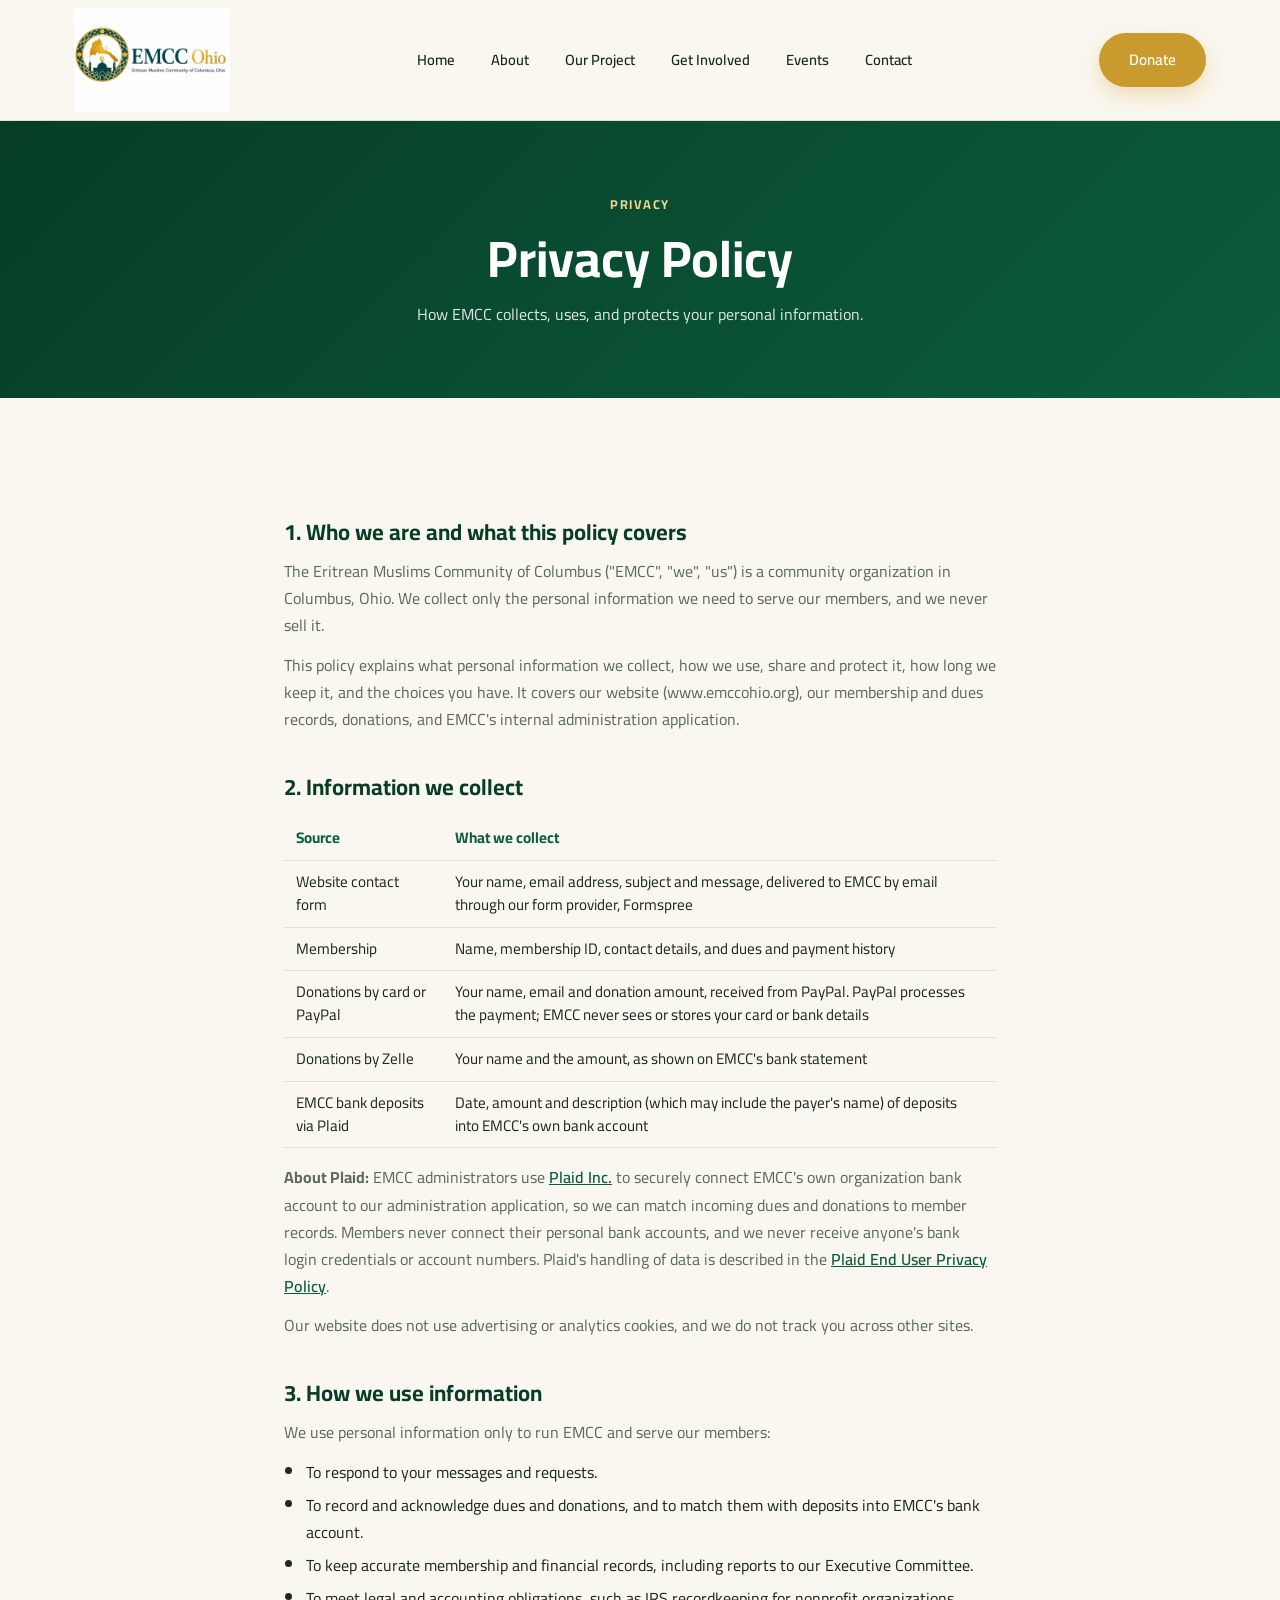
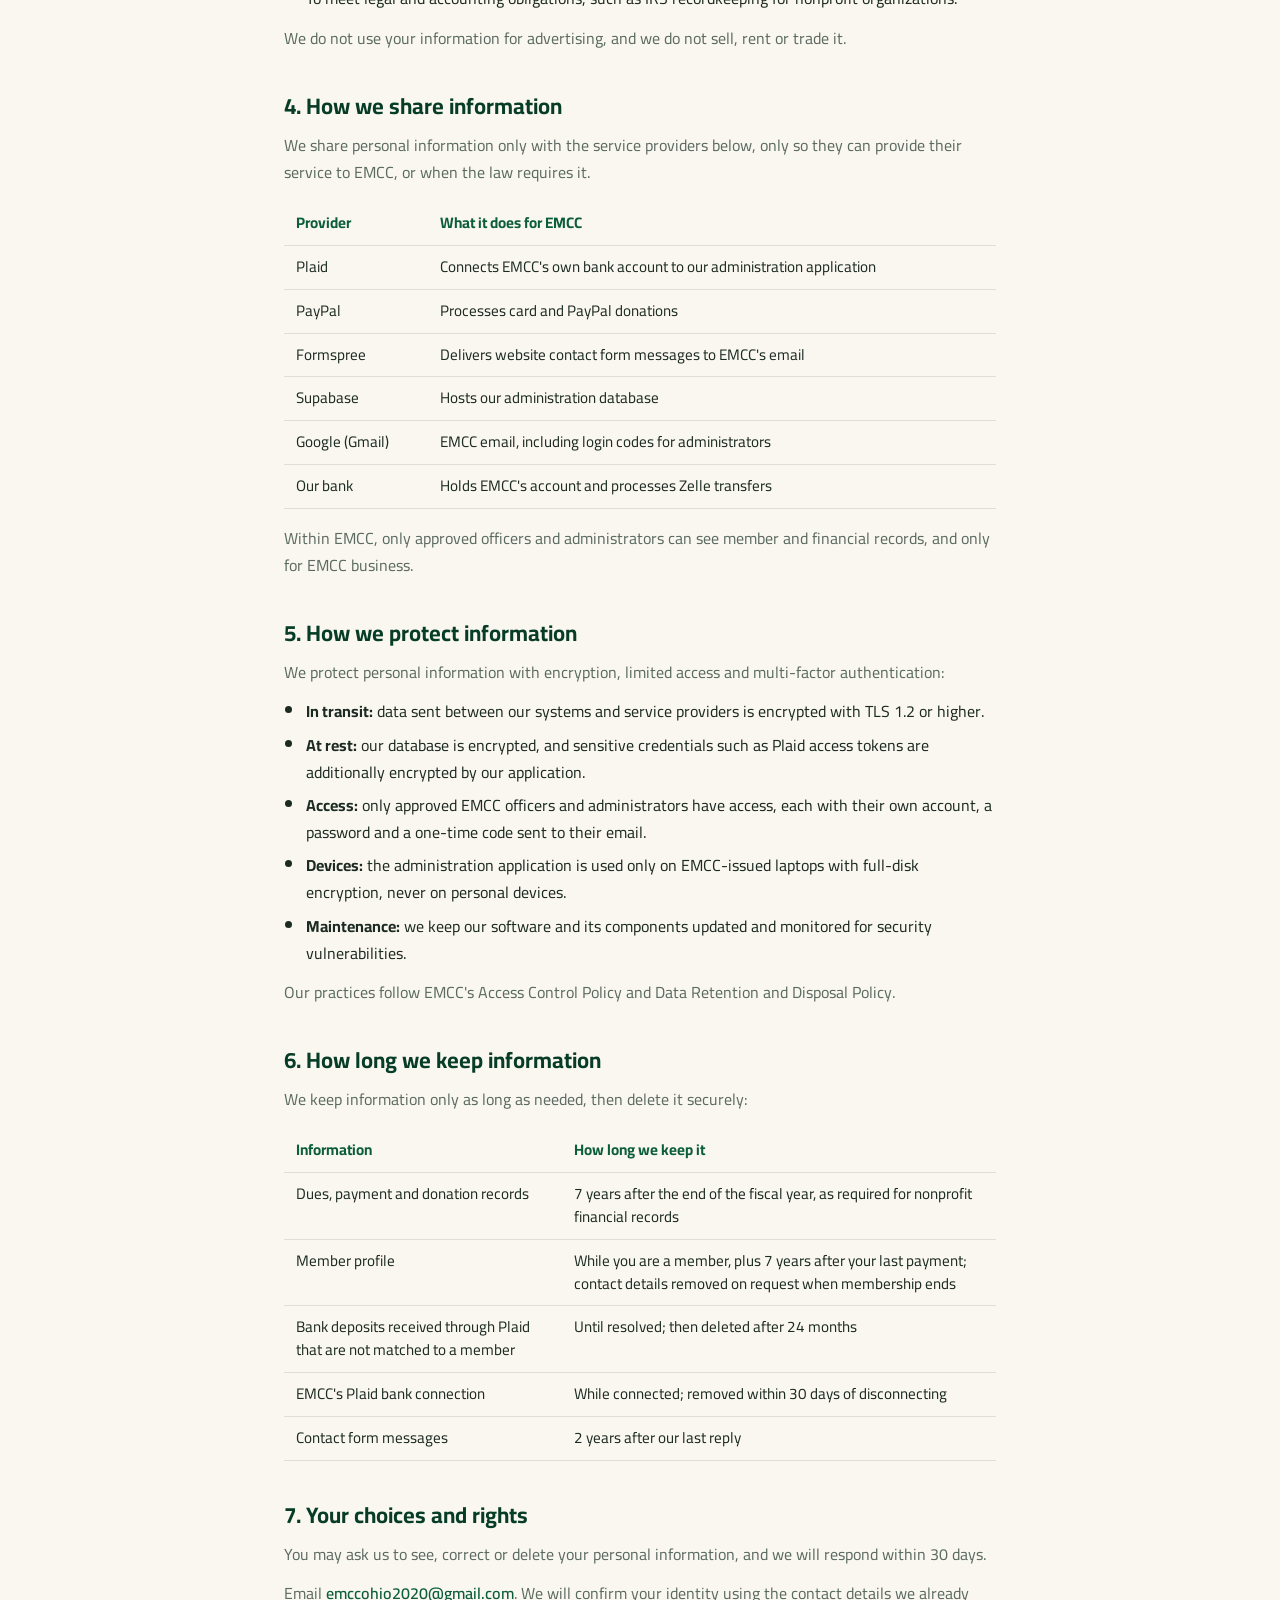
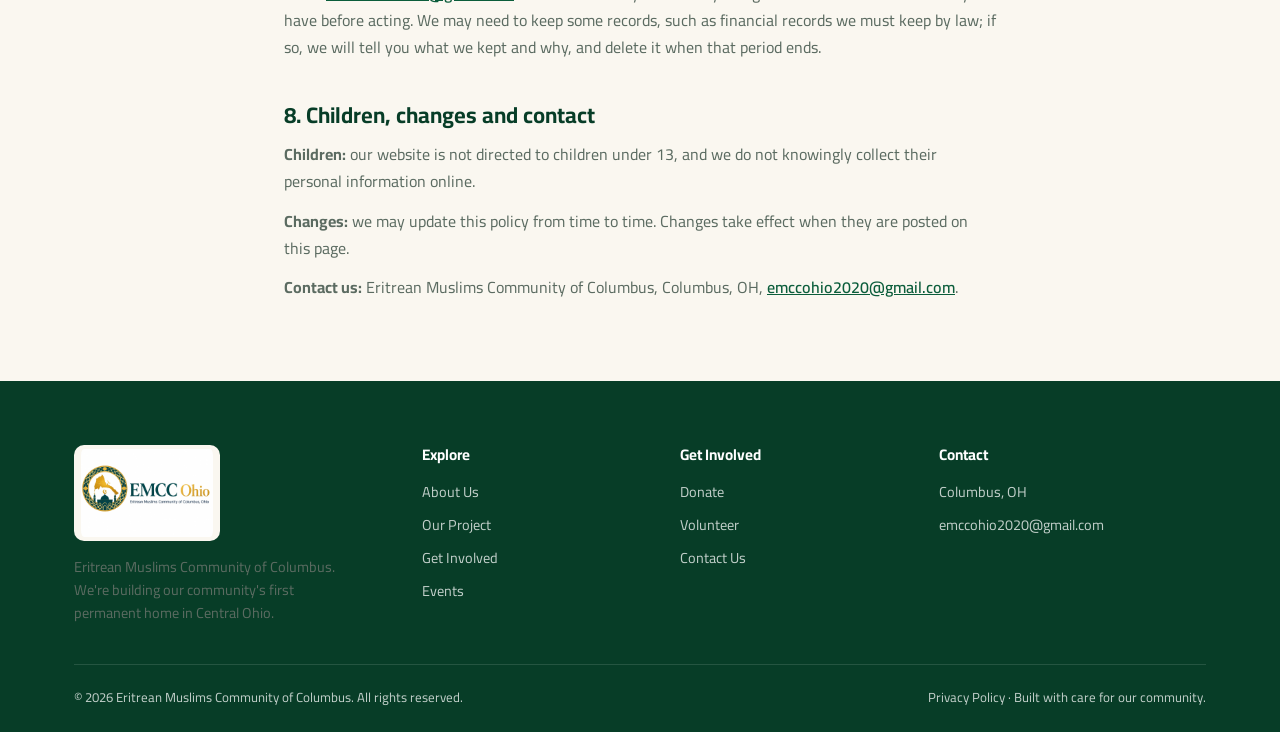
<file: privacy.html>
<!DOCTYPE html>
<html lang="en">
<head>
<meta charset="UTF-8">
<meta name="viewport" content="width=device-width, initial-scale=1.0">
<title>Privacy Policy | EMCC</title>
<meta name="description" content="How the Eritrean Muslims Community of Columbus collects, uses, and protects personal information.">
<link rel="preconnect" href="https://fonts.googleapis.com">
<link href="https://fonts.googleapis.com/css2?family=Cairo:wght@400;600;700;800&family=Poppins:wght@400;500;600;700&display=swap" rel="stylesheet">
<link rel="icon" type="image/png" href="assets/img/emcc-favicon.png">
<link rel="stylesheet" href="assets/css/style.css">
<style>
  .policy { max-width: 760px; margin: 0 auto; }
  .policy h2 { font-size: 1.4rem; margin: 40px 0 12px; }
  .policy h3 { font-size: 1.1rem; margin: 24px 0 8px; }
  .policy p, .policy li { line-height: 1.7; }
  .policy p + p { margin-top: 12px; }
  .policy ul { list-style: disc; padding-left: 22px; margin: 12px 0; display: flex; flex-direction: column; gap: 6px; }
  .policy a { color: var(--primary); font-weight: 600; text-decoration: underline; }
  .policy-table { width: 100%; border-collapse: collapse; margin: 16px 0; font-size: 0.95rem; }
  .policy-table th, .policy-table td { text-align: left; vertical-align: top; padding: 10px 12px; border-bottom: 1px solid rgba(0,0,0,0.1); line-height: 1.5; }
  .policy-table th { font-weight: 700; color: var(--primary); }
  @media (max-width: 600px) { .policy-table th, .policy-table td { padding: 8px 6px; font-size: 0.9rem; } }
</style>
</head>
<body>

<header class="site-header">
  <div class="header-inner container">
    <a href="index.html" class="brand">
      <img src="assets/img/emcc-logo-full.png" alt="EMCC: Eritrean Muslims Community of Columbus" class="brand-mark-full">
    </a>
    <nav class="nav-links">
      <a href="index.html">Home</a>
      <a href="about.html">About</a>
      <a href="project.html">Our Project</a>
      <a href="services.html">Get Involved</a>
      <a href="events.html">Events</a>
      <a href="contact.html">Contact</a>
    </nav>
    <div class="header-cta">
      <a href="donate.html" class="btn btn-accent">Donate</a>
      <button class="nav-toggle" aria-label="Toggle menu"><span></span><span></span><span></span></button>
    </div>
  </div>
</header>

<section class="page-hero">
  <span class="eyebrow" style="color:var(--accent-light);">Privacy</span>
  <h1>Privacy Policy</h1>
  <p>How EMCC collects, uses, and protects your personal information.</p>
</section>

<section>
  <div class="container policy">
    <h2>1. Who we are and what this policy covers</h2>
    <p>The Eritrean Muslims Community of Columbus ("EMCC", "we", "us") is a community organization in Columbus, Ohio. We collect only the personal information we need to serve our members, and we never sell it.</p>
    <p>This policy explains what personal information we collect, how we use, share and protect it, how long we keep it, and the choices you have. It covers our website (www.emccohio.org), our membership and dues records, donations, and EMCC's internal administration application.</p>

    <h2>2. Information we collect</h2>
    <table class="policy-table">
      <thead><tr><th>Source</th><th>What we collect</th></tr></thead>
      <tbody>
        <tr><td>Website contact form</td><td>Your name, email address, subject and message, delivered to EMCC by email through our form provider, Formspree</td></tr>
        <tr><td>Membership</td><td>Name, membership ID, contact details, and dues and payment history</td></tr>
        <tr><td>Donations by card or PayPal</td><td>Your name, email and donation amount, received from PayPal. PayPal processes the payment; EMCC never sees or stores your card or bank details</td></tr>
        <tr><td>Donations by Zelle</td><td>Your name and the amount, as shown on EMCC's bank statement</td></tr>
        <tr><td>EMCC bank deposits via Plaid</td><td>Date, amount and description (which may include the payer's name) of deposits into EMCC's own bank account</td></tr>
      </tbody>
    </table>
    <p><strong>About Plaid:</strong> EMCC administrators use <a href="https://plaid.com" target="_blank" rel="noopener">Plaid Inc.</a> to securely connect EMCC's own organization bank account to our administration application, so we can match incoming dues and donations to member records. Members never connect their personal bank accounts, and we never receive anyone's bank login credentials or account numbers. Plaid's handling of data is described in the <a href="https://plaid.com/legal/#end-user-privacy-policy" target="_blank" rel="noopener">Plaid End User Privacy Policy</a>.</p>
    <p>Our website does not use advertising or analytics cookies, and we do not track you across other sites.</p>

    <h2>3. How we use information</h2>
    <p>We use personal information only to run EMCC and serve our members:</p>
    <ul>
      <li>To respond to your messages and requests.</li>
      <li>To record and acknowledge dues and donations, and to match them with deposits into EMCC's bank account.</li>
      <li>To keep accurate membership and financial records, including reports to our Executive Committee.</li>
      <li>To meet legal and accounting obligations, such as IRS recordkeeping for nonprofit organizations.</li>
    </ul>
    <p>We do not use your information for advertising, and we do not sell, rent or trade it.</p>

    <h2>4. How we share information</h2>
    <p>We share personal information only with the service providers below, only so they can provide their service to EMCC, or when the law requires it.</p>
    <table class="policy-table">
      <thead><tr><th>Provider</th><th>What it does for EMCC</th></tr></thead>
      <tbody>
        <tr><td>Plaid</td><td>Connects EMCC's own bank account to our administration application</td></tr>
        <tr><td>PayPal</td><td>Processes card and PayPal donations</td></tr>
        <tr><td>Formspree</td><td>Delivers website contact form messages to EMCC's email</td></tr>
        <tr><td>Supabase</td><td>Hosts our administration database</td></tr>
        <tr><td>Google (Gmail)</td><td>EMCC email, including login codes for administrators</td></tr>
        <tr><td>Our bank</td><td>Holds EMCC's account and processes Zelle transfers</td></tr>
      </tbody>
    </table>
    <p>Within EMCC, only approved officers and administrators can see member and financial records, and only for EMCC business.</p>

    <h2>5. How we protect information</h2>
    <p>We protect personal information with encryption, limited access and multi-factor authentication:</p>
    <ul>
      <li><strong>In transit:</strong> data sent between our systems and service providers is encrypted with TLS 1.2 or higher.</li>
      <li><strong>At rest:</strong> our database is encrypted, and sensitive credentials such as Plaid access tokens are additionally encrypted by our application.</li>
      <li><strong>Access:</strong> only approved EMCC officers and administrators have access, each with their own account, a password and a one-time code sent to their email.</li>
      <li><strong>Devices:</strong> the administration application is used only on EMCC-issued laptops with full-disk encryption, never on personal devices.</li>
      <li><strong>Maintenance:</strong> we keep our software and its components updated and monitored for security vulnerabilities.</li>
    </ul>
    <p>Our practices follow EMCC's Access Control Policy and Data Retention and Disposal Policy.</p>

    <h2>6. How long we keep information</h2>
    <p>We keep information only as long as needed, then delete it securely:</p>
    <table class="policy-table">
      <thead><tr><th>Information</th><th>How long we keep it</th></tr></thead>
      <tbody>
        <tr><td>Dues, payment and donation records</td><td>7 years after the end of the fiscal year, as required for nonprofit financial records</td></tr>
        <tr><td>Member profile</td><td>While you are a member, plus 7 years after your last payment; contact details removed on request when membership ends</td></tr>
        <tr><td>Bank deposits received through Plaid that are not matched to a member</td><td>Until resolved; then deleted after 24 months</td></tr>
        <tr><td>EMCC's Plaid bank connection</td><td>While connected; removed within 30 days of disconnecting</td></tr>
        <tr><td>Contact form messages</td><td>2 years after our last reply</td></tr>
      </tbody>
    </table>

    <h2>7. Your choices and rights</h2>
    <p>You may ask us to see, correct or delete your personal information, and we will respond within 30 days.</p>
    <p>Email <a href="mailto:emccohio2020@gmail.com">emccohio2020@gmail.com</a>. We will confirm your identity using the contact details we already have before acting. We may need to keep some records, such as financial records we must keep by law; if so, we will tell you what we kept and why, and delete it when that period ends.</p>

    <h2>8. Children, changes and contact</h2>
    <p><strong>Children:</strong> our website is not directed to children under 13, and we do not knowingly collect their personal information online.</p>
    <p><strong>Changes:</strong> we may update this policy from time to time. Changes take effect when they are posted on this page.</p>
    <p><strong>Contact us:</strong> Eritrean Muslims Community of Columbus, Columbus, OH, <a href="mailto:emccohio2020@gmail.com">emccohio2020@gmail.com</a>.</p>
  </div>
</section>

<footer class="site-footer">
  <div class="container">
    <div class="footer-grid">
      <div>
        <div class="footer-brand"><img src="assets/img/emcc-logo.png" alt="EMCC logo: map of Eritrea with crescent and star" class="brand-mark"></div>
        <p style="font-size:0.9rem; max-width:280px;">Eritrean Muslims Community of Columbus. We're building our community's first permanent home in Central Ohio.</p>
      </div>
      <div>
        <h4>Explore</h4>
        <ul>
          <li><a href="about.html">About Us</a></li>
          <li><a href="project.html">Our Project</a></li>
          <li><a href="services.html">Get Involved</a></li>
          <li><a href="events.html">Events</a></li>
        </ul>
      </div>
      <div>
        <h4>Get Involved</h4>
        <ul>
          <li><a href="donate.html">Donate</a></li>
          <li><a href="services.html#volunteer">Volunteer</a></li>
          <li><a href="contact.html">Contact Us</a></li>
        </ul>
      </div>
      <div>
        <h4>Contact</h4>
        <ul>
          <li>Columbus, OH</li>
          <li>emccohio2020@gmail.com</li>
        </ul>
      </div>
    </div>
    <div class="footer-bottom">
      <span>© <span class="js-year"></span> Eritrean Muslims Community of Columbus. All rights reserved.</span>
      <span><a href="privacy.html">Privacy Policy</a> · Built with care for our community.</span>
    </div>
  </div>
</footer>

<script src="assets/js/main.js"></script>
</body>
</html>
</file>
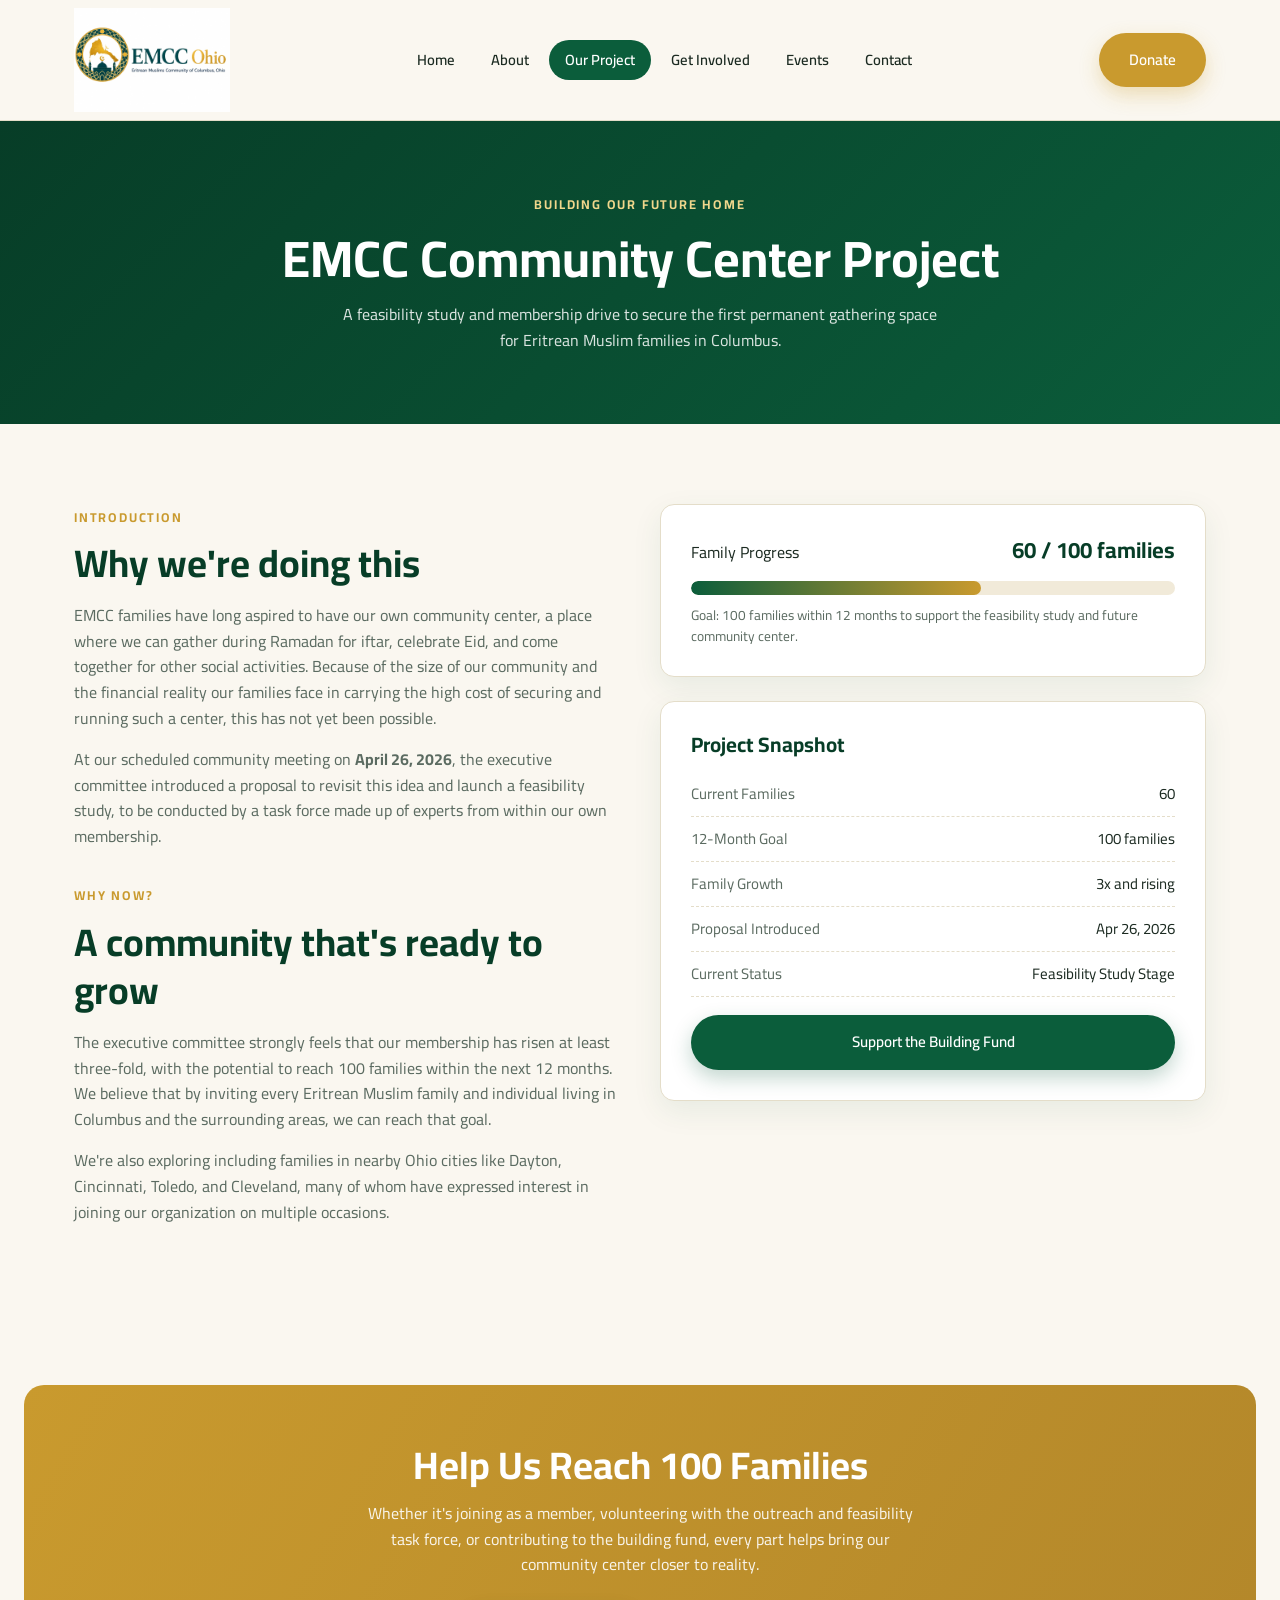
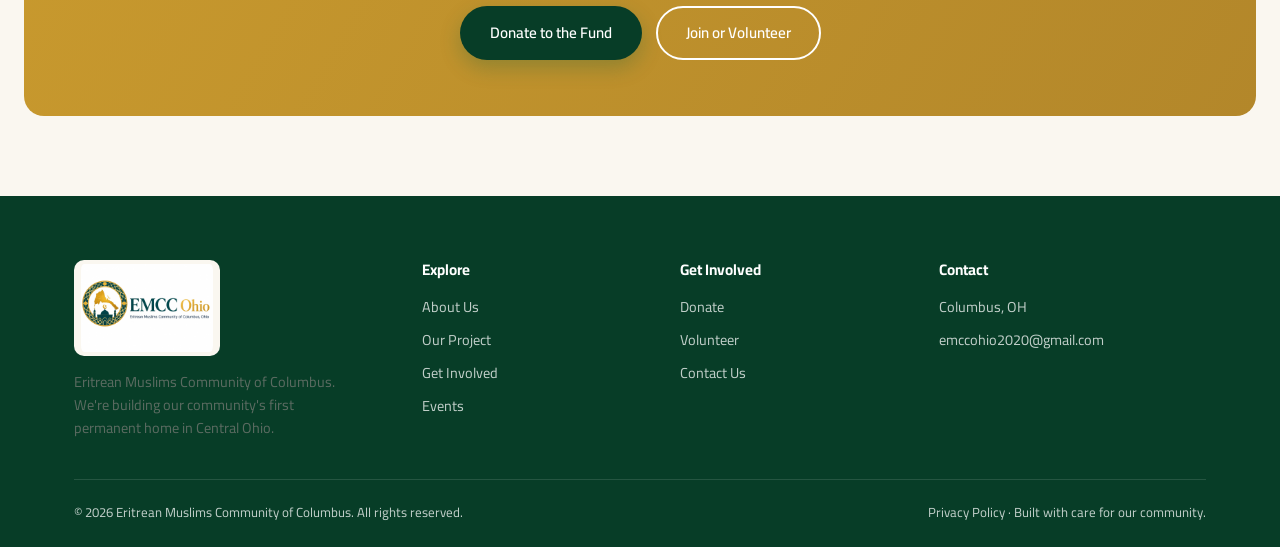
<file: project.html>
<!DOCTYPE html>
<html lang="en">
<head>
<meta charset="UTF-8">
<meta name="viewport" content="width=device-width, initial-scale=1.0">
<title>Community Center Project | EMCC</title>
<meta name="description" content="EMCC's feasibility study and membership drive to secure our community's first permanent community center in Columbus, Ohio.">
<link rel="preconnect" href="https://fonts.googleapis.com">
<link href="https://fonts.googleapis.com/css2?family=Cairo:wght@400;600;700;800&family=Poppins:wght@400;500;600;700&display=swap" rel="stylesheet">
<link rel="icon" type="image/png" href="assets/img/emcc-favicon.png">
<link rel="stylesheet" href="assets/css/style.css">
</head>
<body>

<header class="site-header">
  <div class="header-inner container">
    <a href="index.html" class="brand">
      <img src="assets/img/emcc-logo-full.png" alt="EMCC: Eritrean Muslims Community of Columbus" class="brand-mark-full">
    </a>
    <nav class="nav-links">
      <a href="index.html">Home</a>
      <a href="about.html">About</a>
      <a href="project.html">Our Project</a>
      <a href="services.html">Get Involved</a>
      <a href="events.html">Events</a>
      <a href="contact.html">Contact</a>
    </nav>
    <div class="header-cta">
      <a href="donate.html" class="btn btn-accent">Donate</a>
      <button class="nav-toggle" aria-label="Toggle menu"><span></span><span></span><span></span></button>
    </div>
  </div>
</header>

<section class="page-hero">
  <span class="eyebrow" style="color:var(--accent-light);">Building Our Future Home</span>
  <h1>EMCC Community Center Project</h1>
  <p>A feasibility study and membership drive to secure the first permanent gathering space for Eritrean Muslim families in Columbus.</p>
</section>

<section>
  <div class="container">
    <div class="grid grid-2" style="align-items:start; gap:40px;">
      <div>
        <span class="eyebrow">Introduction</span>
        <h2>Why we're doing this</h2>
        <p style="margin-top:16px;">EMCC families have long aspired to have our own community center, a place where we can gather during Ramadan for iftar, celebrate Eid, and come together for other social activities. Because of the size of our community and the financial reality our families face in carrying the high cost of securing and running such a center, this has not yet been possible.</p>
        <p style="margin-top:16px;">At our scheduled community meeting on <strong>April 26, 2026</strong>, the executive committee introduced a proposal to revisit this idea and launch a feasibility study, to be conducted by a task force made up of experts from within our own membership.</p>

        <span class="eyebrow" style="margin-top:36px; display:inline-block;">Why Now?</span>
        <h2>A community that's ready to grow</h2>
        <p style="margin-top:16px;">The executive committee strongly feels that our membership has risen at least three-fold, with the potential to reach 100 families within the next 12 months. We believe that by inviting every Eritrean Muslim family and individual living in Columbus and the surrounding areas, we can reach that goal.</p>
        <p style="margin-top:16px;">We're also exploring including families in nearby Ohio cities like Dayton, Cincinnati, Toledo, and Cleveland, many of whom have expressed interest in joining our organization on multiple occasions.</p>
      </div>

      <div>
        <div class="progress-wrap">
          <div class="progress-top">
            <span>Family Progress</span>
            <strong>60 / 100 families</strong>
          </div>
          <div class="progress-track"><div class="progress-fill" style="width:60%;"></div></div>
          <p class="progress-caption">Goal: 100 families within 12 months to support the feasibility study and future community center.</p>
        </div>

        <div class="card" style="margin-top:24px;">
          <h3 style="margin-bottom:14px;">Project Snapshot</h3>
          <div class="hero-info-row" style="border-color:var(--border); color:var(--text);"><span style="color:var(--muted);">Current Families</span><span>60</span></div>
          <div class="hero-info-row" style="border-color:var(--border); color:var(--text);"><span style="color:var(--muted);">12-Month Goal</span><span>100 families</span></div>
          <div class="hero-info-row" style="border-color:var(--border); color:var(--text);"><span style="color:var(--muted);">Family Growth</span><span>3x and rising</span></div>
          <div class="hero-info-row" style="border-color:var(--border); color:var(--text);"><span style="color:var(--muted);">Proposal Introduced</span><span>Apr 26, 2026</span></div>
          <div class="hero-info-row" style="border-color:var(--border); color:var(--text);"><span style="color:var(--muted);">Current Status</span><span>Feasibility Study Stage</span></div>
          <a href="donate.html" class="btn btn-primary" style="width:100%; justify-content:center; margin-top:18px;">Support the Building Fund</a>
        </div>
      </div>
    </div>
  </div>
</section>

<section>
  <div class="cta-banner">
    <h2>Help Us Reach 100 Families</h2>
    <p>Whether it's joining as a member, volunteering with the outreach and feasibility task force, or contributing to the building fund, every part helps bring our community center closer to reality.</p>
    <div class="btn-row" style="justify-content:center;">
      <a href="donate.html" class="btn btn-primary" style="background:var(--primary-dark);">Donate to the Fund</a>
      <a href="contact.html" class="btn btn-outline">Join or Volunteer</a>
    </div>
  </div>
</section>

<footer class="site-footer">
  <div class="container">
    <div class="footer-grid">
      <div>
        <div class="footer-brand"><img src="assets/img/emcc-logo.png" alt="EMCC logo: map of Eritrea with crescent and star" class="brand-mark"></div>
        <p style="font-size:0.9rem; max-width:280px;">Eritrean Muslims Community of Columbus. We're building our community's first permanent home in Central Ohio.</p>
      </div>
      <div>
        <h4>Explore</h4>
        <ul>
          <li><a href="about.html">About Us</a></li>
          <li><a href="project.html">Our Project</a></li>
          <li><a href="services.html">Get Involved</a></li>
          <li><a href="events.html">Events</a></li>
        </ul>
      </div>
      <div>
        <h4>Get Involved</h4>
        <ul>
          <li><a href="donate.html">Donate</a></li>
          <li><a href="services.html#volunteer">Volunteer</a></li>
          <li><a href="contact.html">Contact Us</a></li>
        </ul>
      </div>
      <div>
        <h4>Contact</h4>
        <ul>
          <li>Columbus, OH</li>
          <li>emccohio2020@gmail.com</li>
        </ul>
      </div>
    </div>
    <div class="footer-bottom">
      <span>© <span class="js-year"></span> Eritrean Muslims Community of Columbus. All rights reserved.</span>
      <span><a href="privacy.html">Privacy Policy</a> · Built with care for our community.</span>
    </div>
  </div>
</footer>

<script src="assets/js/main.js"></script>
</body>
</html>
</file>
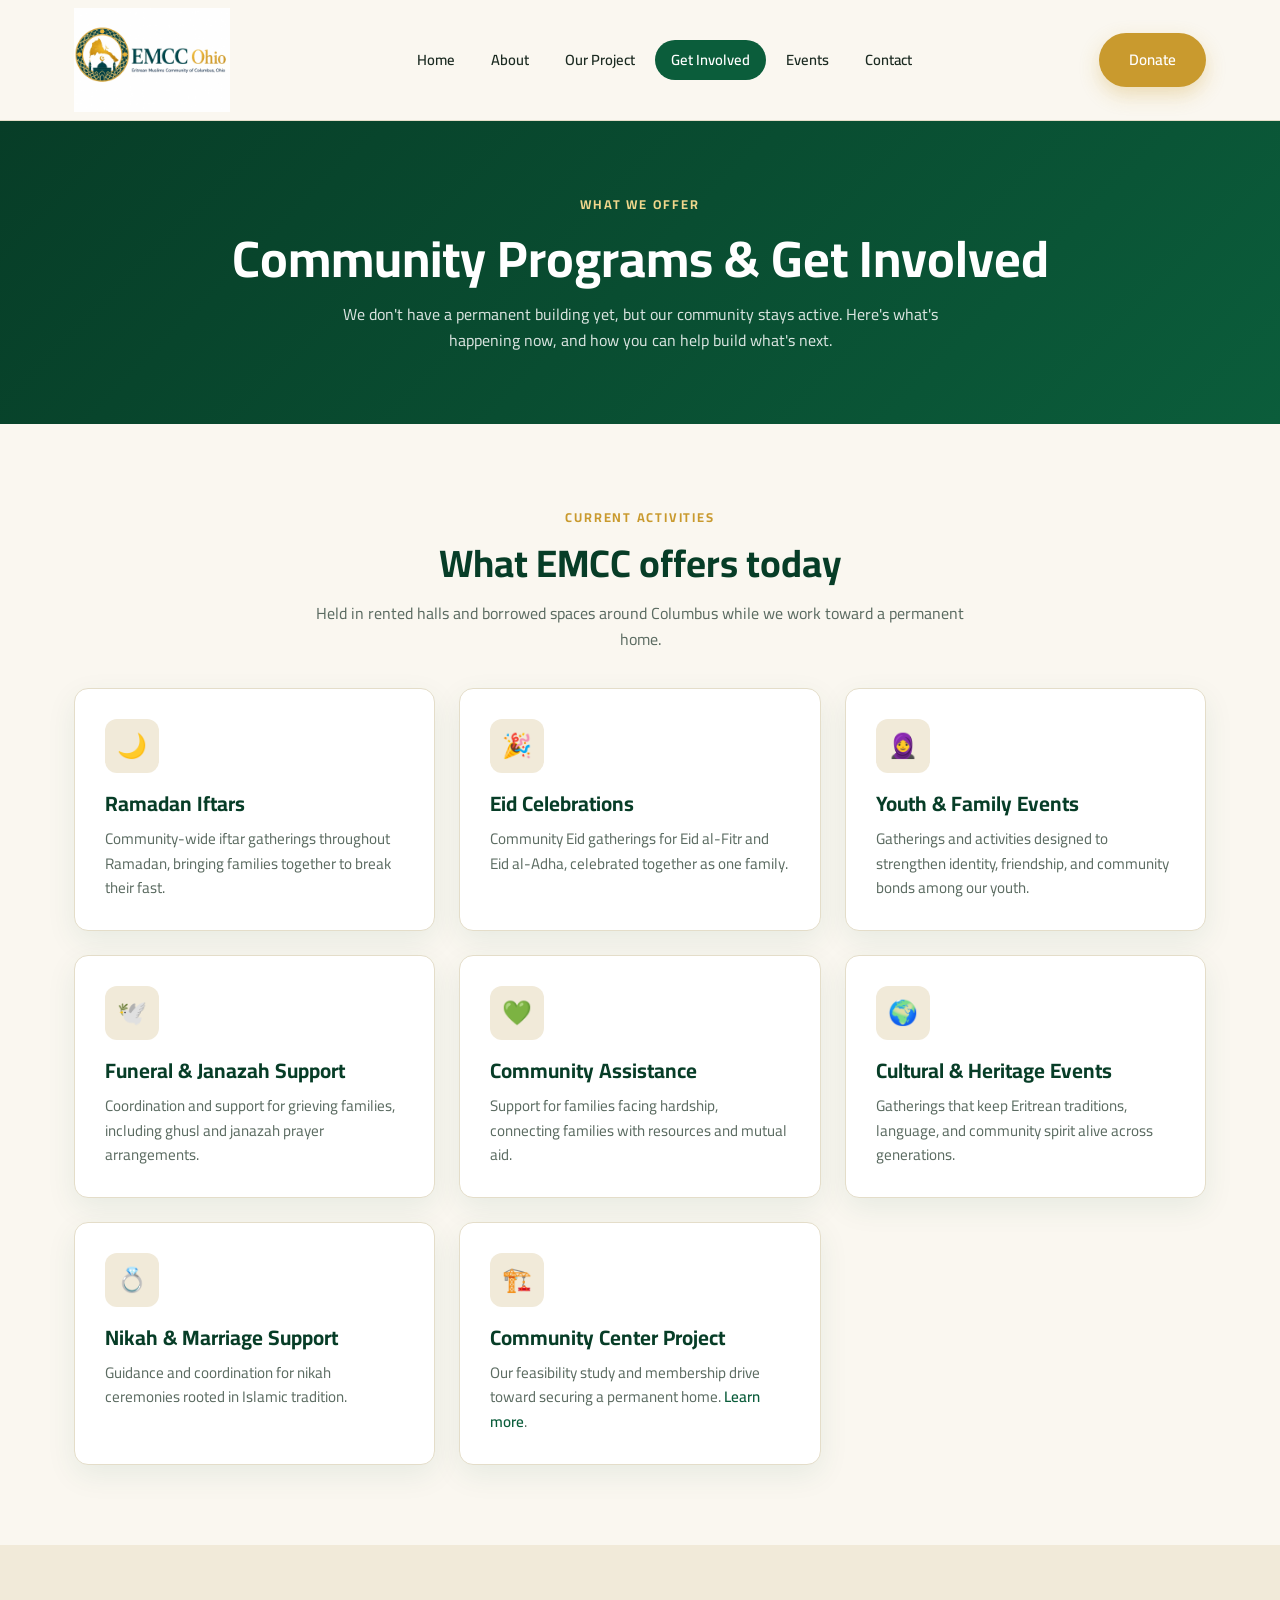
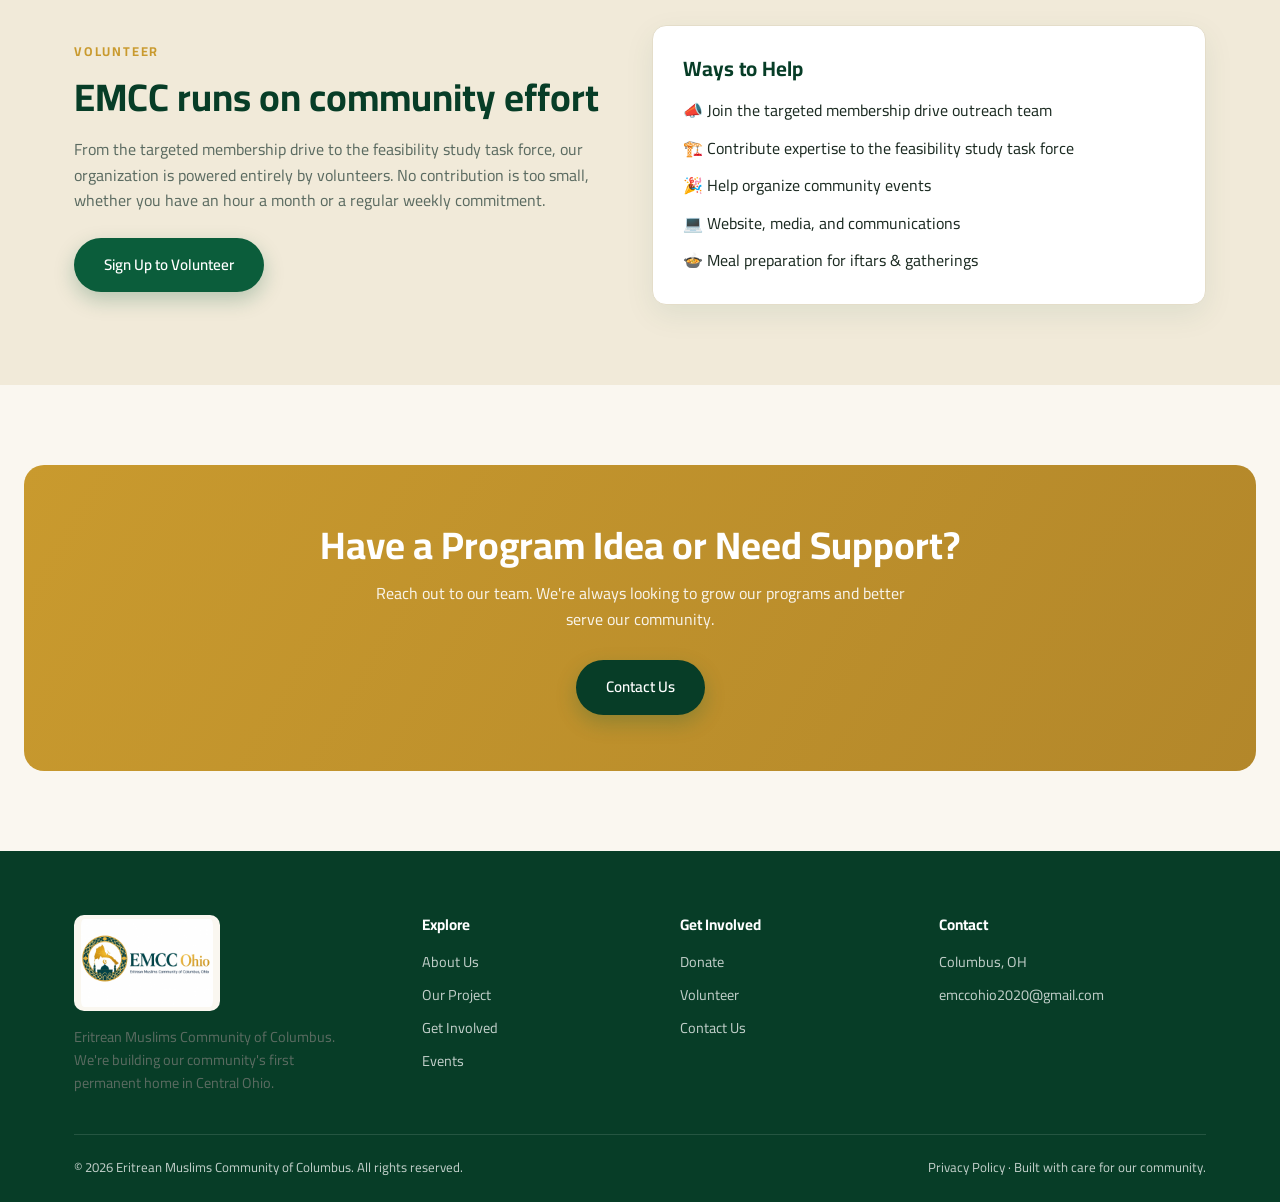
<file: services.html>
<!DOCTYPE html>
<html lang="en">
<head>
<meta charset="UTF-8">
<meta name="viewport" content="width=device-width, initial-scale=1.0">
<title>Get Involved | EMCC</title>
<meta name="description" content="Community programs, activities, and volunteer opportunities with the Eritrean Muslims Community of Columbus.">
<link rel="preconnect" href="https://fonts.googleapis.com">
<link href="https://fonts.googleapis.com/css2?family=Cairo:wght@400;600;700;800&family=Poppins:wght@400;500;600;700&display=swap" rel="stylesheet">
<link rel="icon" type="image/png" href="assets/img/emcc-favicon.png">
<link rel="stylesheet" href="assets/css/style.css">
</head>
<body>

<header class="site-header">
  <div class="header-inner container">
    <a href="index.html" class="brand">
      <img src="assets/img/emcc-logo-full.png" alt="EMCC: Eritrean Muslims Community of Columbus" class="brand-mark-full">
    </a>
    <nav class="nav-links">
      <a href="index.html">Home</a>
      <a href="about.html">About</a>
      <a href="project.html">Our Project</a>
      <a href="services.html">Get Involved</a>
      <a href="events.html">Events</a>
      <a href="contact.html">Contact</a>
    </nav>
    <div class="header-cta">
      <a href="donate.html" class="btn btn-accent">Donate</a>
      <button class="nav-toggle" aria-label="Toggle menu"><span></span><span></span><span></span></button>
    </div>
  </div>
</header>

<section class="page-hero">
  <span class="eyebrow" style="color:var(--accent-light);">What We Offer</span>
  <h1>Community Programs &amp; Get Involved</h1>
  <p>We don't have a permanent building yet, but our community stays active. Here's what's happening now, and how you can help build what's next.</p>
</section>

<section>
  <div class="container">
    <div class="section-head" style="margin-bottom:36px;">
      <span class="eyebrow">Current Activities</span>
      <h2>What EMCC offers today</h2>
      <p>Held in rented halls and borrowed spaces around Columbus while we work toward a permanent home.</p>
    </div>
    <div class="grid grid-3">
      <div class="card">
        <div class="icon">🌙</div>
        <h3>Ramadan Iftars</h3>
        <p>Community-wide iftar gatherings throughout Ramadan, bringing families together to break their fast.</p>
      </div>
      <div class="card">
        <div class="icon">🎉</div>
        <h3>Eid Celebrations</h3>
        <p>Community Eid gatherings for Eid al-Fitr and Eid al-Adha, celebrated together as one family.</p>
      </div>
      <div class="card">
        <div class="icon">🧕</div>
        <h3>Youth &amp; Family Events</h3>
        <p>Gatherings and activities designed to strengthen identity, friendship, and community bonds among our youth.</p>
      </div>
      <div class="card">
        <div class="icon">🕊️</div>
        <h3>Funeral &amp; Janazah Support</h3>
        <p>Coordination and support for grieving families, including ghusl and janazah prayer arrangements.</p>
      </div>
      <div class="card">
        <div class="icon">💚</div>
        <h3>Community Assistance</h3>
        <p>Support for families facing hardship, connecting families with resources and mutual aid.</p>
      </div>
      <div class="card">
        <div class="icon">🌍</div>
        <h3>Cultural &amp; Heritage Events</h3>
        <p>Gatherings that keep Eritrean traditions, language, and community spirit alive across generations.</p>
      </div>
      <div class="card">
        <div class="icon">💍</div>
        <h3>Nikah &amp; Marriage Support</h3>
        <p>Guidance and coordination for nikah ceremonies rooted in Islamic tradition.</p>
      </div>
      <div class="card">
        <div class="icon">🏗️</div>
        <h3>Community Center Project</h3>
        <p>Our feasibility study and membership drive toward securing a permanent home. <a href="project.html" style="color:var(--primary); font-weight:600;">Learn more</a>.</p>
      </div>
    </div>
  </div>
</section>

<section class="alt-bg-cream" id="volunteer">
  <div class="container grid grid-2" style="align-items:center;">
    <div>
      <span class="eyebrow">Volunteer</span>
      <h2>EMCC runs on community effort</h2>
      <p style="margin-top:16px;">From the targeted membership drive to the feasibility study task force, our organization is powered entirely by volunteers. No contribution is too small, whether you have an hour a month or a regular weekly commitment.</p>
      <div class="btn-row" style="margin-top:24px;">
        <a href="contact.html" class="btn btn-primary">Sign Up to Volunteer</a>
      </div>
    </div>
    <div class="card">
      <h3 style="margin-bottom:16px;">Ways to Help</h3>
      <ul style="display:flex; flex-direction:column; gap:12px;">
        <li>📣 Join the targeted membership drive outreach team</li>
        <li>🏗️ Contribute expertise to the feasibility study task force</li>
        <li>🎉 Help organize community events</li>
        <li>💻 Website, media, and communications</li>
        <li>🍲 Meal preparation for iftars &amp; gatherings</li>
      </ul>
    </div>
  </div>
</section>

<section>
  <div class="cta-banner">
    <h2>Have a Program Idea or Need Support?</h2>
    <p>Reach out to our team. We're always looking to grow our programs and better serve our community.</p>
    <a href="contact.html" class="btn btn-primary" style="background:var(--primary-dark);">Contact Us</a>
  </div>
</section>

<footer class="site-footer">
  <div class="container">
    <div class="footer-grid">
      <div>
        <div class="footer-brand"><img src="assets/img/emcc-logo.png" alt="EMCC logo: map of Eritrea with crescent and star" class="brand-mark"></div>
        <p style="font-size:0.9rem; max-width:280px;">Eritrean Muslims Community of Columbus. We're building our community's first permanent home in Central Ohio.</p>
      </div>
      <div>
        <h4>Explore</h4>
        <ul>
          <li><a href="about.html">About Us</a></li>
          <li><a href="project.html">Our Project</a></li>
          <li><a href="services.html">Get Involved</a></li>
          <li><a href="events.html">Events</a></li>
        </ul>
      </div>
      <div>
        <h4>Get Involved</h4>
        <ul>
          <li><a href="donate.html">Donate</a></li>
          <li><a href="services.html#volunteer">Volunteer</a></li>
          <li><a href="contact.html">Contact Us</a></li>
        </ul>
      </div>
      <div>
        <h4>Contact</h4>
        <ul>
          <li>Columbus, OH</li>
          <li>emccohio2020@gmail.com</li>
        </ul>
      </div>
    </div>
    <div class="footer-bottom">
      <span>© <span class="js-year"></span> Eritrean Muslims Community of Columbus. All rights reserved.</span>
      <span><a href="privacy.html">Privacy Policy</a> · Built with care for our community.</span>
    </div>
  </div>
</footer>

<script src="assets/js/main.js"></script>
</body>
</html>
</file>
<file: assets/css/style.css>
/* ===================================================
   EMCC — Eritrean Muslims Community of Columbus, Ohio
   =================================================== */

:root {
  --primary: #0b5d3b;
  --primary-dark: #073d27;
  --primary-light: #147a4e;
  --accent: #c99a2e;
  --accent-light: #f0d78c;
  --cream: #faf7f0;
  --cream-dark: #f1ead9;
  --text: #1c2b22;
  --muted: #5b6b61;
  --white: #ffffff;
  --border: #e4ddc9;
  --shadow: 0 10px 30px rgba(11, 93, 59, 0.08);
  --radius: 14px;
  --max-width: 1180px;
  --font: 'Poppins', 'Segoe UI', sans-serif;
  --font-arabic: 'Cairo', 'Poppins', sans-serif;
}

* { box-sizing: border-box; margin: 0; padding: 0; }

html { scroll-behavior: smooth; }

body {
  font-family: var(--font-arabic);
  color: var(--text);
  background: var(--cream);
  line-height: 1.6;
  -webkit-font-smoothing: antialiased;
}

img { max-width: 100%; display: block; }

a { color: inherit; text-decoration: none; }

ul { list-style: none; }

.container {
  max-width: var(--max-width);
  margin: 0 auto;
  padding: 0 24px;
}

section { padding: 80px 0; }

h1, h2, h3, h4 {
  font-weight: 700;
  line-height: 1.25;
  color: var(--primary-dark);
}

h1 { font-size: clamp(2.1rem, 4vw, 3.4rem); }
h2 { font-size: clamp(1.7rem, 3vw, 2.4rem); }
h3 { font-size: 1.3rem; }

p { color: var(--muted); }

.eyebrow {
  display: inline-block;
  font-size: 0.8rem;
  font-weight: 700;
  letter-spacing: 0.14em;
  text-transform: uppercase;
  color: var(--accent);
  margin-bottom: 12px;
}

.section-head {
  text-align: center;
  max-width: 680px;
  margin: 0 auto 48px;
}

.section-head p { margin-top: 14px; }

/* Buttons */
.btn {
  display: inline-flex;
  align-items: center;
  gap: 8px;
  padding: 13px 28px;
  border-radius: 999px;
  font-weight: 600;
  font-size: 0.95rem;
  border: 2px solid transparent;
  cursor: pointer;
  transition: transform 0.2s ease, box-shadow 0.2s ease, background 0.2s ease, color 0.2s ease;
}
.btn:hover { transform: translateY(-2px); }

.btn-primary {
  background: var(--primary);
  color: var(--white);
  box-shadow: 0 8px 20px rgba(11, 93, 59, 0.25);
}
.btn-primary:hover { background: var(--primary-dark); }

.btn-accent {
  background: var(--accent);
  color: var(--white);
  box-shadow: 0 8px 20px rgba(201, 154, 46, 0.3);
}
.btn-accent:hover { background: #b3872a; }

.btn-outline {
  background: transparent;
  border-color: var(--white);
  color: var(--white);
}
.btn-outline:hover { background: var(--white); color: var(--primary); }

.btn-outline-dark {
  background: transparent;
  border-color: var(--primary);
  color: var(--primary);
}
.btn-outline-dark:hover { background: var(--primary); color: var(--white); }

.btn-row { display: flex; gap: 14px; flex-wrap: wrap; }

/* ===== Header ===== */
.site-header {
  position: relative;
  z-index: 10;
  background: rgba(250, 247, 240, 0.92);
  backdrop-filter: blur(10px);
  border-bottom: 1px solid var(--border);
}

.header-inner {
  display: flex;
  align-items: center;
  justify-content: space-between;
  padding: 8px 24px;
}

.brand {
  display: flex;
  align-items: center;
  gap: 12px;
  font-weight: 700;
  font-size: 1.32rem;
  color: var(--primary-dark);
}

.brand-mark {
  height: 96px;
  width: auto;
  display: block;
  flex-shrink: 0;
  object-fit: contain;
  background: var(--cream);
  border-radius: 10px;
  padding: 4px 7px;
}

.brand-mark-full {
  height: 104px;
  width: auto;
  display: block;
  flex-shrink: 0;
  object-fit: contain;
  background: none;
  border-radius: 0;
  padding: 0;
}

.nav-links {
  display: flex;
  align-items: center;
  gap: 4px;
}

.nav-links a {
  padding: 8px 16px;
  border-radius: 999px;
  font-weight: 600;
  font-size: 0.92rem;
  color: var(--text);
  transition: background 0.2s ease, color 0.2s ease;
}

.nav-links a:hover,
.nav-links a.active {
  background: var(--primary);
  color: var(--white);
}

.header-cta { display: flex; align-items: center; gap: 10px; }

.nav-toggle {
  display: none;
  flex-direction: column;
  gap: 5px;
  background: none;
  border: none;
  cursor: pointer;
  padding: 8px;
}
.nav-toggle span {
  width: 24px;
  height: 2px;
  background: var(--primary-dark);
  border-radius: 2px;
}

/* ===== Hero ===== */
.hero {
  position: relative;
  background: linear-gradient(135deg, var(--primary-dark), var(--primary) 60%, var(--primary-light));
  color: var(--white);
  overflow: hidden;
}

.hero::before {
  content: "";
  position: absolute;
  inset: 0;
  background-image:
    radial-gradient(circle at 15% 20%, rgba(255,255,255,0.08) 0, transparent 40%),
    radial-gradient(circle at 85% 80%, rgba(255,255,255,0.08) 0, transparent 40%);
  pointer-events: none;
}

.hero-inner {
  position: relative;
  padding: 100px 24px 90px;
  max-width: var(--max-width);
  margin: 0 auto;
  display: grid;
  grid-template-columns: 1.1fr 0.9fr;
  gap: 40px;
  align-items: center;
}

.hero small.eyebrow { color: var(--accent-light); }

.hero h1 { color: var(--white); margin-bottom: 18px; }

.hero p.lead {
  color: rgba(255,255,255,0.88);
  font-size: 1.08rem;
  max-width: 520px;
  margin-bottom: 32px;
}

.hero-card {
  background: rgba(255,255,255,0.1);
  border: 1px solid rgba(255,255,255,0.2);
  border-radius: var(--radius);
  padding: 28px;
  backdrop-filter: blur(6px);
}

.hero-card h3 { color: var(--white); margin-bottom: 16px; font-size: 1.05rem; }

.hero-info-row {
  display: flex;
  justify-content: space-between;
  align-items: baseline;
  padding: 10px 0;
  border-bottom: 1px dashed rgba(255,255,255,0.25);
  color: rgba(255,255,255,0.92);
  font-size: 0.94rem;
}
.hero-info-row:last-child { border-bottom: none; }
.hero-info-row span:first-child { color: rgba(255,255,255,0.65); }

.page-hero {
  background: linear-gradient(135deg, var(--primary-dark), var(--primary));
  color: var(--white);
  padding: 70px 24px;
  text-align: center;
}
.page-hero h1 { color: var(--white); margin-bottom: 12px; }
.page-hero p { color: rgba(255,255,255,0.85); max-width: 600px; margin: 0 auto; }

.intro-hero {
  position: relative;
  background:
    linear-gradient(180deg, rgba(250,247,240,0.90), rgba(250,247,240,0.72) 55%, rgba(250,247,240,0.55)),
    url('../img/columbus-skyline.jpg') center 38% / cover no-repeat;
  color: var(--text);
  padding: 90px 24px 84px;
  text-align: center;
}
.intro-hero-inner { max-width: 760px; margin: 0 auto; position: relative; }
.intro-hero .eyebrow { color: var(--accent); font-size: 1.15rem; letter-spacing: 0.1em; }
.intro-hero h1 { color: var(--primary-dark); margin: 14px 0 22px; font-size: clamp(2.6rem, 5.5vw, 4rem); }
.intro-hero p { color: var(--text); font-size: 1.05rem; margin-bottom: 14px; }

/* ===== Cards / Grids ===== */
.grid {
  display: grid;
  gap: 24px;
}
.grid-3 { grid-template-columns: repeat(3, 1fr); }
.grid-2 { grid-template-columns: repeat(2, 1fr); }
.grid-4 { grid-template-columns: repeat(4, 1fr); }

.card {
  background: var(--white);
  border-radius: var(--radius);
  padding: 30px;
  box-shadow: var(--shadow);
  border: 1px solid var(--border);
  transition: transform 0.25s ease, box-shadow 0.25s ease;
}
.card:hover { transform: translateY(-4px); box-shadow: 0 16px 36px rgba(11,93,59,0.14); }

.card .icon {
  width: 54px;
  height: 54px;
  border-radius: 12px;
  background: var(--cream-dark);
  color: var(--primary);
  display: flex;
  align-items: center;
  justify-content: center;
  font-size: 1.5rem;
  margin-bottom: 18px;
}

.card h3 { margin-bottom: 10px; }
.card p { font-size: 0.95rem; }

.alt-bg { background: var(--white); }
.alt-bg-cream { background: var(--cream-dark); }

/* ===== Stats strip ===== */
.stats {
  background: var(--primary-dark);
  color: var(--white);
  padding: 44px 0;
}
.stats .grid-4 { text-align: center; }
.stats .num { font-size: 2.1rem; font-weight: 700; color: var(--accent-light); }
.stats .label { font-size: 0.85rem; color: rgba(255,255,255,0.75); margin-top: 4px; }

/* ===== Progress bar ===== */
.progress-wrap {
  background: var(--white);
  border: 1px solid var(--border);
  border-radius: var(--radius);
  padding: 28px 30px;
  box-shadow: var(--shadow);
}
.progress-wrap .progress-top {
  display: flex;
  justify-content: space-between;
  align-items: baseline;
  margin-bottom: 12px;
  flex-wrap: wrap;
  gap: 8px;
}
.progress-wrap .progress-top strong { font-size: 1.4rem; color: var(--primary-dark); }
.progress-track {
  width: 100%;
  height: 14px;
  border-radius: 999px;
  background: var(--cream-dark);
  overflow: hidden;
}
.progress-fill {
  height: 100%;
  border-radius: 999px;
  background: linear-gradient(90deg, var(--primary), var(--accent));
}
.progress-caption { margin-top: 10px; font-size: 0.85rem; color: var(--muted); }

/* ===== Milestone timeline (compact) ===== */
.milestone {
  display: flex;
  gap: 14px;
  align-items: flex-start;
  padding: 16px 0;
  border-bottom: 1px solid var(--border);
}
.milestone:last-child { border-bottom: none; }
.milestone .dot {
  width: 12px; height: 12px;
  border-radius: 50%;
  background: var(--accent);
  margin-top: 6px;
  flex-shrink: 0;
}
.milestone .dot.done { background: var(--primary); }
.milestone h4 { font-size: 1rem; color: var(--primary-dark); margin-bottom: 4px; }
.milestone .when { font-size: 0.78rem; text-transform: uppercase; letter-spacing: 0.05em; color: var(--accent); font-weight: 700; margin-bottom: 4px; }

/* ===== Prayer times table ===== */
.prayer-table {
  width: 100%;
  border-collapse: collapse;
  background: var(--white);
  border-radius: var(--radius);
  overflow: hidden;
  box-shadow: var(--shadow);
}
.prayer-table th, .prayer-table td {
  padding: 16px 18px;
  text-align: center;
  border-bottom: 1px solid var(--border);
  font-size: 0.95rem;
}
.prayer-table th {
  background: var(--primary);
  color: var(--white);
  font-weight: 600;
  text-transform: uppercase;
  font-size: 0.78rem;
  letter-spacing: 0.06em;
}
.prayer-table tr:last-child td { border-bottom: none; }
.prayer-table tr:nth-child(even) td { background: var(--cream-dark); }

.note-box {
  background: var(--cream-dark);
  border-left: 4px solid var(--accent);
  padding: 18px 22px;
  border-radius: 8px;
  font-size: 0.92rem;
  color: var(--text);
  margin-top: 24px;
}

/* ===== Events ===== */
.event-card {
  display: flex;
  gap: 20px;
  background: var(--white);
  border-radius: var(--radius);
  box-shadow: var(--shadow);
  border: 1px solid var(--border);
  overflow: hidden;
}
.event-date {
  flex-shrink: 0;
  width: 100px;
  background: var(--primary);
  color: var(--white);
  display: flex;
  flex-direction: column;
  align-items: center;
  justify-content: center;
  text-align: center;
}
.event-date .day { font-size: 1.8rem; font-weight: 700; }
.event-date .month { font-size: 0.8rem; text-transform: uppercase; letter-spacing: 0.06em; }
.event-body { padding: 22px 24px; }
.event-meta { display: flex; gap: 16px; font-size: 0.85rem; color: var(--muted); margin: 8px 0 10px; flex-wrap: wrap; }

/* ===== Donate ===== */
.donate-option {
  background: var(--white);
  border: 1px solid var(--border);
  border-radius: var(--radius);
  padding: 28px;
  box-shadow: var(--shadow);
}
.donate-option h3 { margin-bottom: 8px; }
.donate-option .tag {
  display: inline-block;
  background: var(--accent-light);
  color: var(--primary-dark);
  font-size: 0.72rem;
  font-weight: 700;
  padding: 4px 10px;
  border-radius: 999px;
  margin-bottom: 12px;
  text-transform: uppercase;
  letter-spacing: 0.04em;
}

/* ===== Contact ===== */
.contact-wrap {
  display: grid;
  grid-template-columns: 1fr 1fr;
  gap: 40px;
  align-items: start;
}
.contact-info-card {
  background: var(--primary-dark);
  color: var(--white);
  border-radius: var(--radius);
  padding: 34px;
}
.contact-info-card h3 { color: var(--white); }
.contact-info-item {
  display: flex;
  gap: 14px;
  margin-top: 22px;
  align-items: flex-start;
}
.contact-info-item .icon {
  width: 40px; height: 40px;
  border-radius: 10px;
  background: rgba(255,255,255,0.12);
  display: flex; align-items: center; justify-content: center;
  flex-shrink: 0;
  color: var(--accent-light);
}
.contact-info-item strong { display: block; margin-bottom: 3px; color: var(--white); }
.contact-info-item span, .contact-info-item a { color: rgba(255,255,255,0.8); font-size: 0.92rem; }

.form-field { margin-bottom: 18px; }
.form-field label { display: block; font-weight: 600; margin-bottom: 6px; font-size: 0.9rem; }
.form-field input,
.form-field select,
.form-field textarea {
  width: 100%;
  padding: 12px 14px;
  border-radius: 10px;
  border: 1px solid var(--border);
  font-family: inherit;
  font-size: 0.95rem;
  background: var(--white);
  color: var(--text);
}
.form-field input:focus,
.form-field select:focus,
.form-field textarea:focus {
  outline: none;
  border-color: var(--primary);
  box-shadow: 0 0 0 3px rgba(11,93,59,0.12);
}
.form-row { display: grid; grid-template-columns: 1fr 1fr; gap: 16px; }
.form-status { margin-top: 14px; font-size: 0.9rem; font-weight: 600; display: none; }
.form-status.show { display: block; }
.form-status.ok { color: var(--primary); }
.form-status.error { color: #c0392b; }

.give-panel {
  max-width: 560px;
  margin: 0 auto;
  background: var(--white);
  border-radius: var(--radius);
  border: 1px solid var(--border);
  box-shadow: var(--shadow);
  overflow: hidden;
}

.give-method-toggle {
  display: flex;
}

.give-method-option {
  flex: 1;
  display: flex;
  align-items: center;
  justify-content: center;
  text-align: center;
  gap: 8px;
  padding: 16px 12px;
  font-weight: 600;
  font-size: 0.92rem;
  cursor: pointer;
  background: var(--cream-dark);
  color: var(--muted);
  border-bottom: 3px solid transparent;
  transition: background 0.2s ease, color 0.2s ease;
}

.give-method-option input {
  position: absolute;
  opacity: 0;
  pointer-events: none;
}

.give-method-option:has(input:checked) {
  background: var(--white);
  color: var(--primary-dark);
  border-bottom-color: var(--primary);
}

.give-method-panel { padding: 28px 30px 32px; }
.give-method-panel h3 { margin-bottom: 10px; }

.give-zelle-email {
  font-size: 1.15rem;
  color: var(--primary-dark);
  margin: 10px 0;
}

.give-amounts {
  display: flex;
  flex-wrap: wrap;
  gap: 10px;
  margin-top: 18px;
  align-items: center;
}

.amount-btn {
  padding: 10px 18px;
  border-radius: 999px;
  border: 1px solid var(--border);
  background: var(--cream);
  color: var(--text);
  font-weight: 600;
  font-size: 0.92rem;
  cursor: pointer;
  transition: background 0.2s ease, color 0.2s ease, border-color 0.2s ease;
}

.amount-btn:hover { border-color: var(--primary); }
.amount-btn.active {
  background: var(--primary);
  border-color: var(--primary);
  color: var(--white);
}

.amount-custom {
  display: flex;
  align-items: center;
  gap: 8px;
}

.amount-custom label {
  font-size: 0.85rem;
  color: var(--muted);
  font-weight: 600;
}

.amount-custom input {
  width: 110px;
  padding: 9px 12px;
  border-radius: 999px;
  border: 1px solid var(--border);
  font-family: inherit;
  font-size: 0.92rem;
}

.amount-custom input:focus {
  outline: none;
  border-color: var(--primary);
  box-shadow: 0 0 0 3px rgba(11,93,59,0.12);
}

#paypal-button-container { margin-top: 22px; max-width: 360px; }

.give-paypal-note {
  font-size: 0.8rem;
  color: var(--muted);
  margin-top: 14px;
}

@media (max-width: 560px) {
  .give-method-option { font-size: 0.82rem; padding: 14px 8px; }
}

.map-embed {
  border-radius: var(--radius);
  overflow: hidden;
  box-shadow: var(--shadow);
  border: 1px solid var(--border);
  margin-top: 30px;
}
.map-embed iframe { width: 100%; height: 320px; border: 0; display: block; }

/* ===== CTA banner ===== */
.cta-banner {
  background: linear-gradient(120deg, var(--accent), #b3872a);
  color: var(--white);
  border-radius: 20px;
  padding: 56px;
  text-align: center;
  margin: 0 24px;
}
.cta-banner h2 { color: var(--white); }
.cta-banner p { color: rgba(255,255,255,0.9); max-width: 560px; margin: 12px auto 28px; }

/* ===== Footer ===== */
.site-footer {
  background: var(--primary-dark);
  color: rgba(255,255,255,0.75);
  padding: 64px 0 24px;
}
.footer-grid {
  display: grid;
  grid-template-columns: 1.4fr 1fr 1fr 1.2fr;
  gap: 36px;
  padding-bottom: 40px;
  border-bottom: 1px solid rgba(255,255,255,0.12);
}
.footer-brand { display: flex; align-items: center; gap: 10px; color: var(--white); font-weight: 700; margin-bottom: 14px; }
.footer-grid h4 { color: var(--white); font-size: 0.95rem; margin-bottom: 16px; }
.footer-grid ul li { margin-bottom: 10px; font-size: 0.9rem; }
.footer-grid ul li a:hover { color: var(--accent-light); }
.footer-social { display: flex; gap: 10px; margin-top: 16px; }
.footer-social a {
  width: 36px; height: 36px;
  border-radius: 50%;
  background: rgba(255,255,255,0.1);
  display: flex; align-items: center; justify-content: center;
  transition: background 0.2s ease;
}
.footer-social a:hover { background: var(--accent); }
.footer-bottom {
  display: flex;
  justify-content: space-between;
  align-items: center;
  padding-top: 22px;
  font-size: 0.82rem;
  flex-wrap: wrap;
  gap: 10px;
}

/* ===== Utility ===== */
.mt-0 { margin-top: 0; }
.text-center { text-align: center; }
.badge-list { display: flex; gap: 10px; flex-wrap: wrap; margin-top: 18px; }
.badge {
  background: rgba(255,255,255,0.14);
  color: var(--white);
  font-size: 0.78rem;
  padding: 6px 14px;
  border-radius: 999px;
  border: 1px solid rgba(255,255,255,0.2);
}

.timeline-item {
  display: flex;
  gap: 20px;
  padding-bottom: 30px;
  position: relative;
}
.timeline-item::before {
  content: "";
  position: absolute;
  left: 21px;
  top: 44px;
  bottom: 0;
  width: 2px;
  background: var(--border);
}
.timeline-item:last-child::before { display: none; }
.timeline-dot {
  width: 44px; height: 44px;
  border-radius: 50%;
  background: var(--primary);
  color: var(--white);
  flex-shrink: 0;
  display: flex; align-items: center; justify-content: center;
  font-weight: 700;
  font-size: 0.9rem;
}

.leader-card { text-align: center; }
.leader-card .avatar {
  width: 92px; height: 92px;
  border-radius: 50%;
  margin: 0 auto 16px;
  background: var(--cream-dark);
  display: flex; align-items: center; justify-content: center;
  font-size: 2rem;
  color: var(--primary);
  border: 3px solid var(--accent-light);
}
.leader-card .role { color: var(--accent); font-weight: 600; font-size: 0.85rem; margin-bottom: 8px; }

/* ===== Responsive ===== */
@media (max-width: 960px) {
  .hero-inner { grid-template-columns: 1fr; }
  .grid-4 { grid-template-columns: repeat(2, 1fr); }
  .grid-3 { grid-template-columns: repeat(2, 1fr); }
  .footer-grid { grid-template-columns: 1fr 1fr; }
  .contact-wrap { grid-template-columns: 1fr; }
}

@media (max-width: 720px) {
  .header-inner { padding: 8px 16px; }
  .brand { font-size: 1.05rem; gap: 8px; }
  .brand-mark-full { height: 68px; }
  .header-cta { gap: 6px; }
  .header-cta .btn { padding: 9px 16px; font-size: 0.85rem; }
  .nav-links { display: none; }
  .nav-toggle { display: flex; }
  .header-inner.open .nav-links {
    display: flex;
    position: absolute;
    top: 100%; left: 0; right: 0;
    background: var(--cream);
    flex-direction: column;
    padding: 12px 24px 20px;
    border-bottom: 1px solid var(--border);
    gap: 6px;
  }
  .header-inner.open .nav-links a { width: 100%; padding: 12px 16px; }
  .grid-3, .grid-4, .grid-2 { grid-template-columns: 1fr; }
  .footer-grid { grid-template-columns: 1fr; }
  .footer-bottom { flex-direction: column; align-items: flex-start; }
  section { padding: 56px 0; }
  .cta-banner { padding: 40px 24px; margin: 0 16px; }
  .form-row { grid-template-columns: 1fr; }
  .event-card { flex-direction: column; }
  .event-date { flex-direction: row; gap: 8px; width: 100%; padding: 10px; }
  .hero-card { order: -1; }
}
</file>
